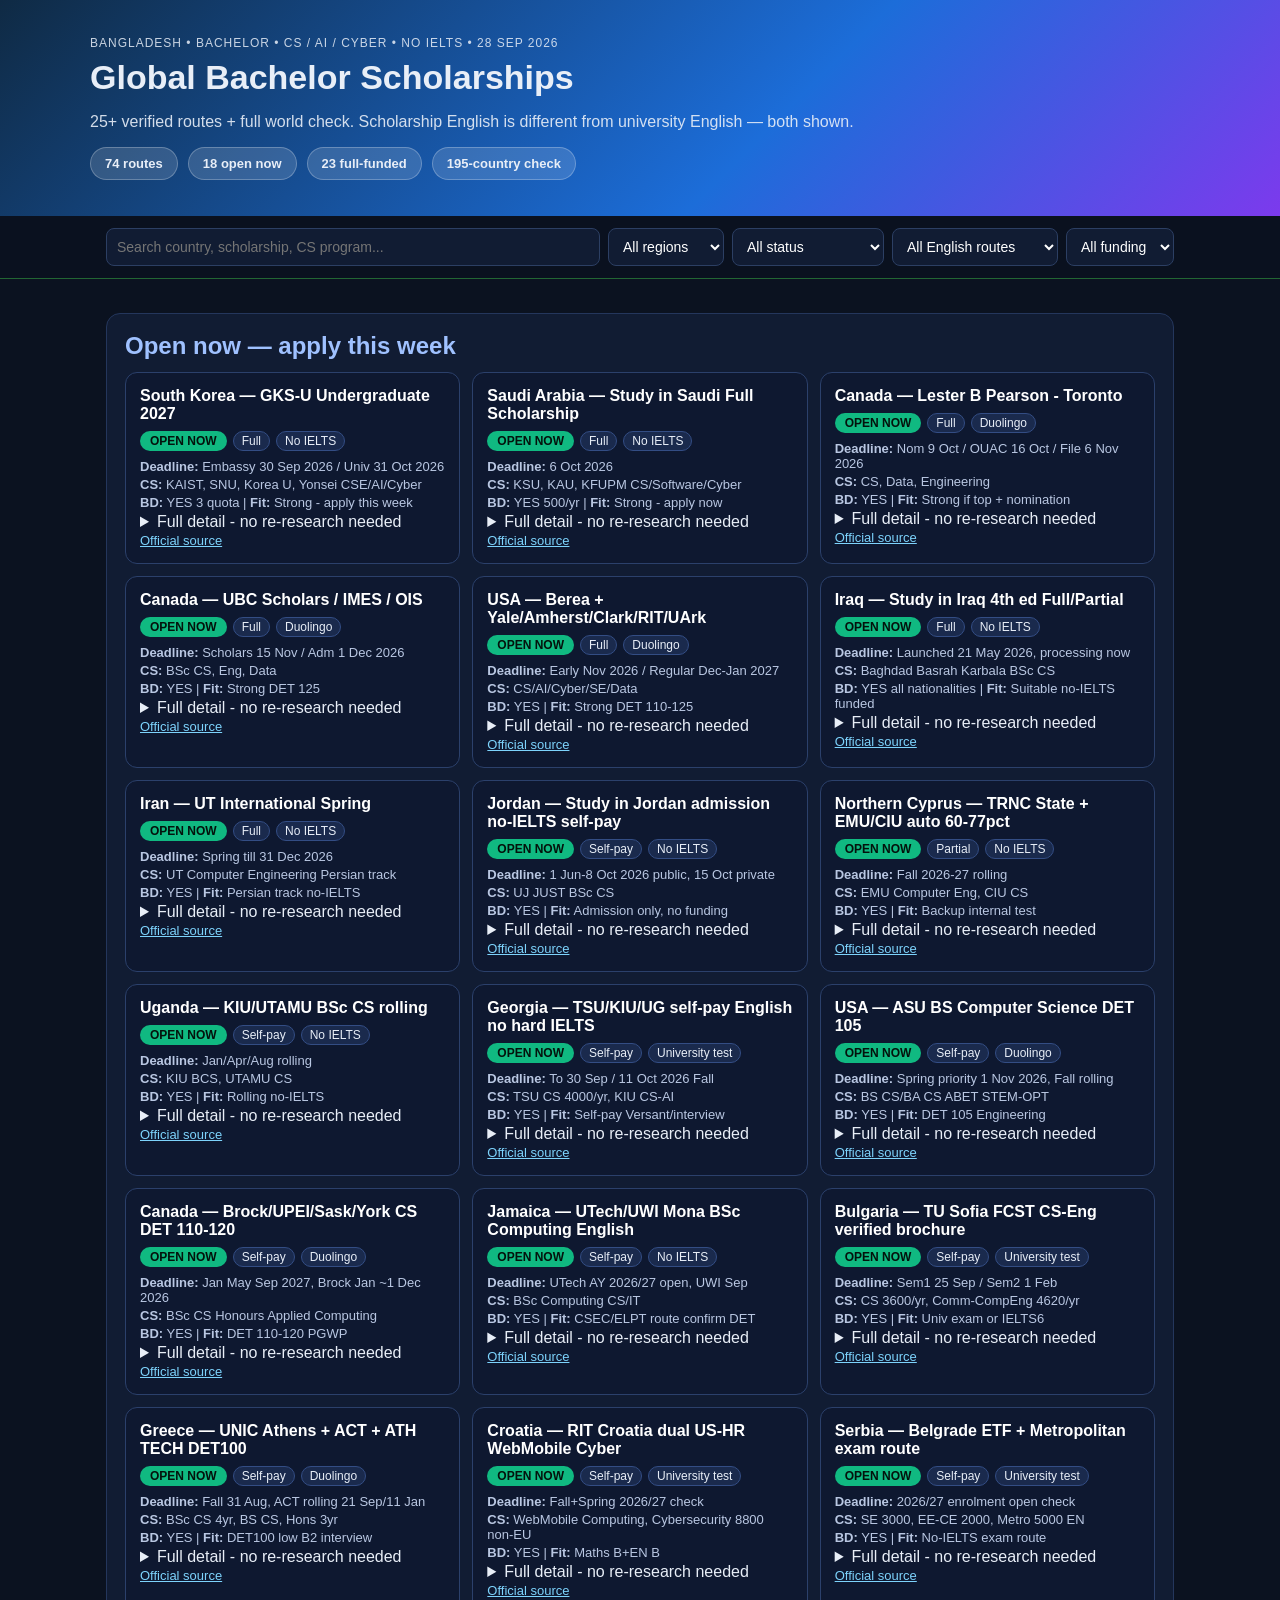
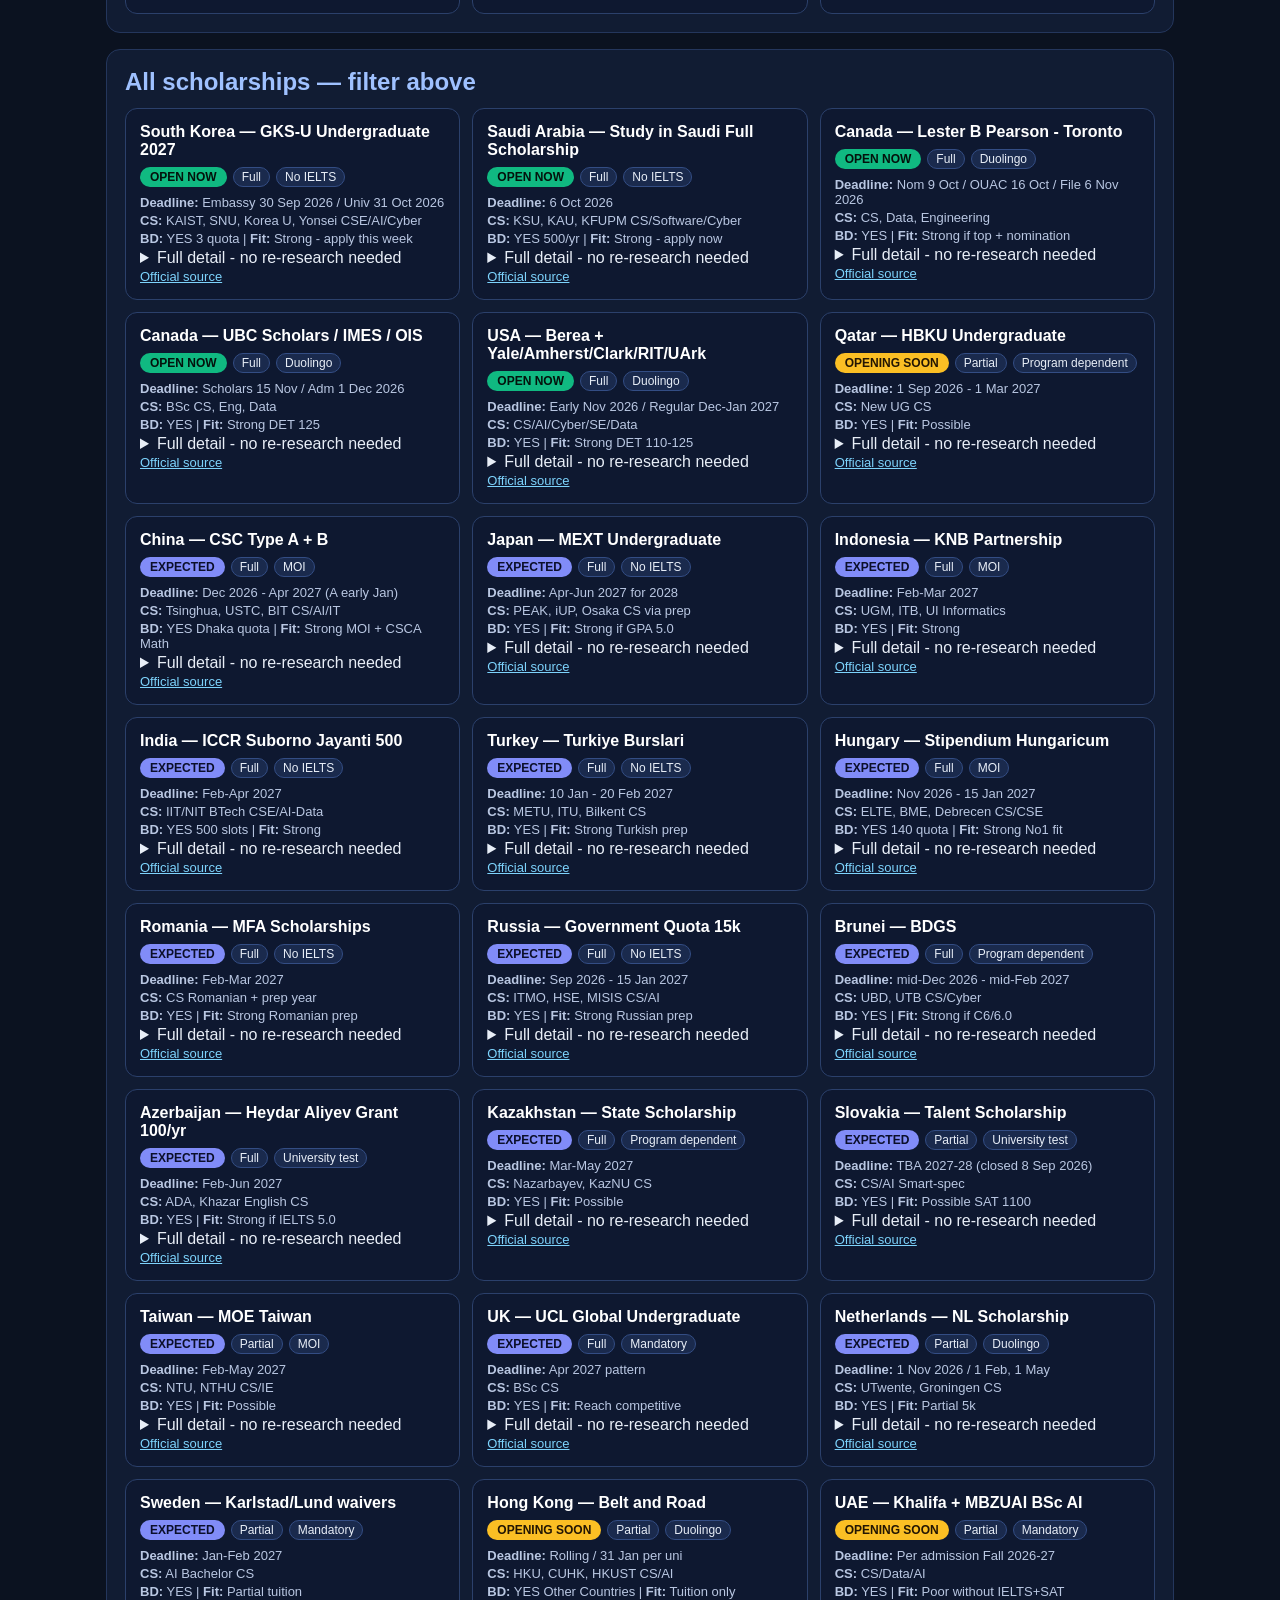
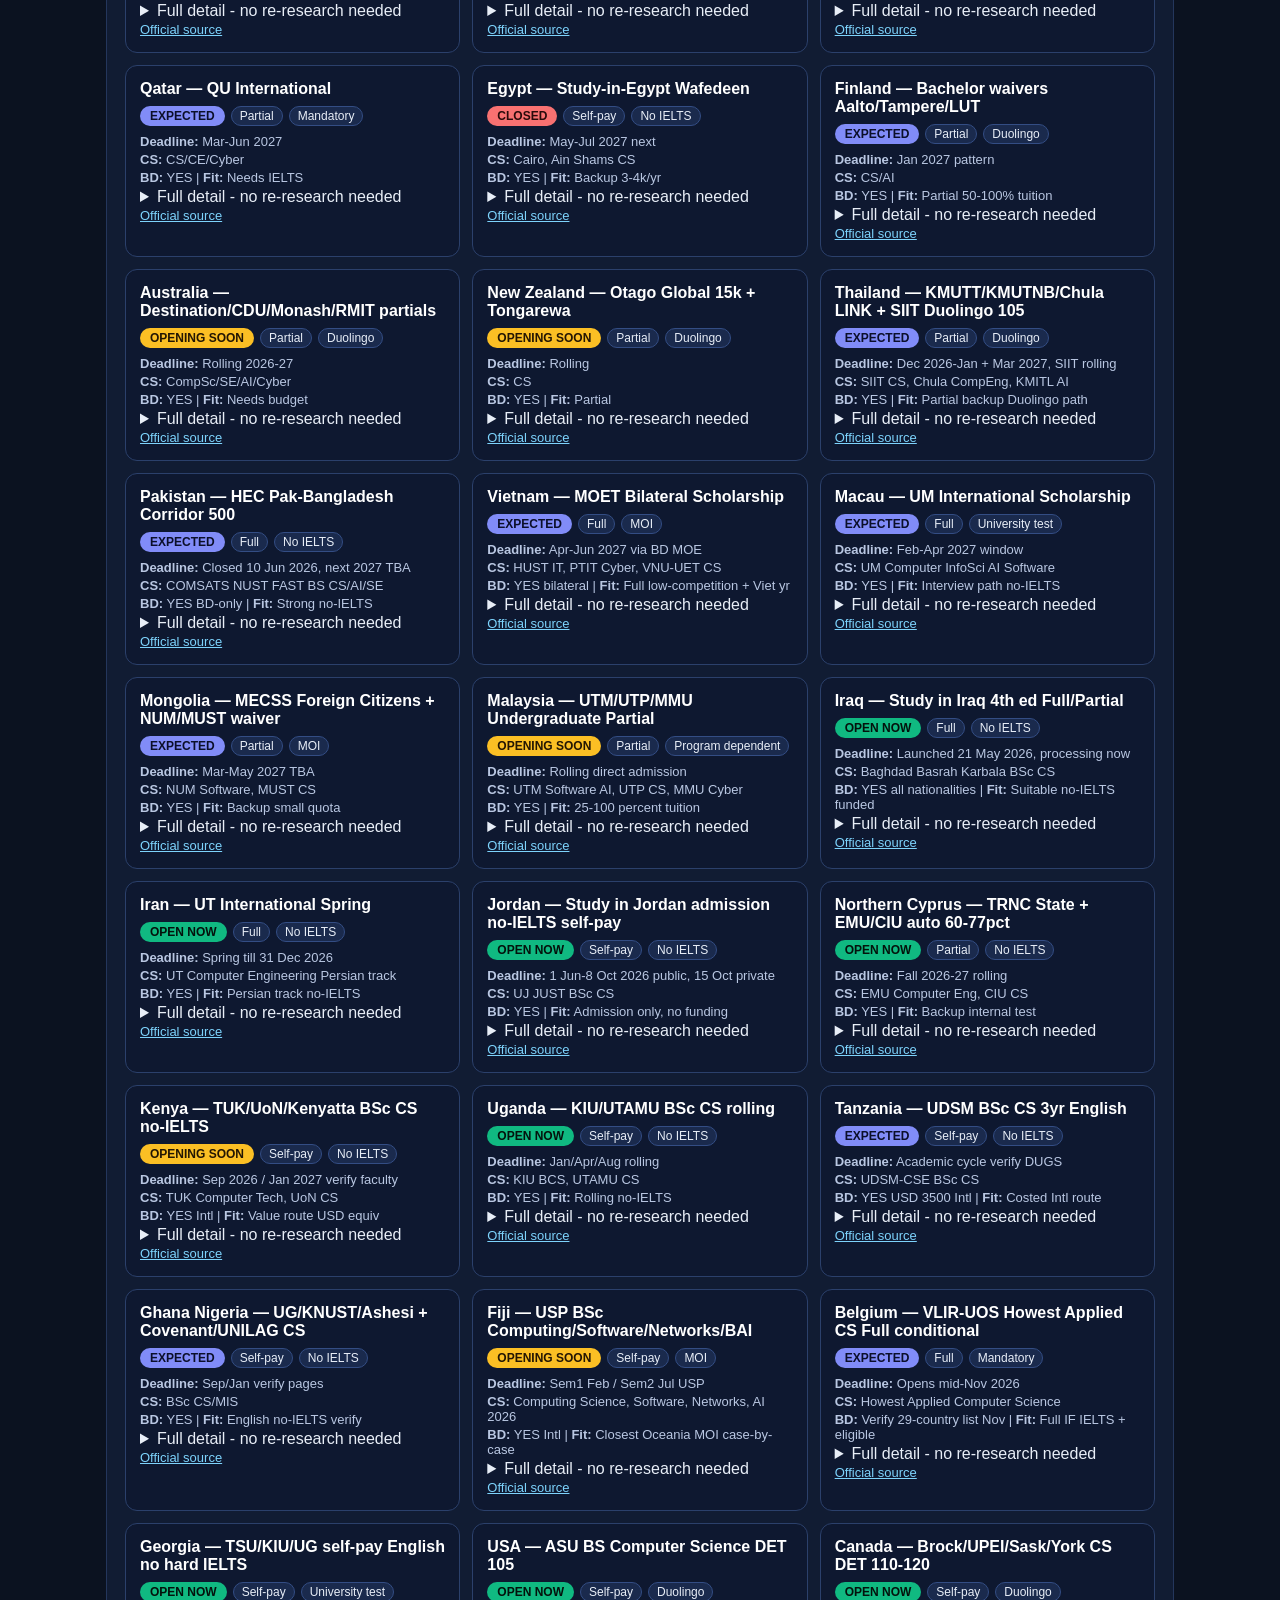
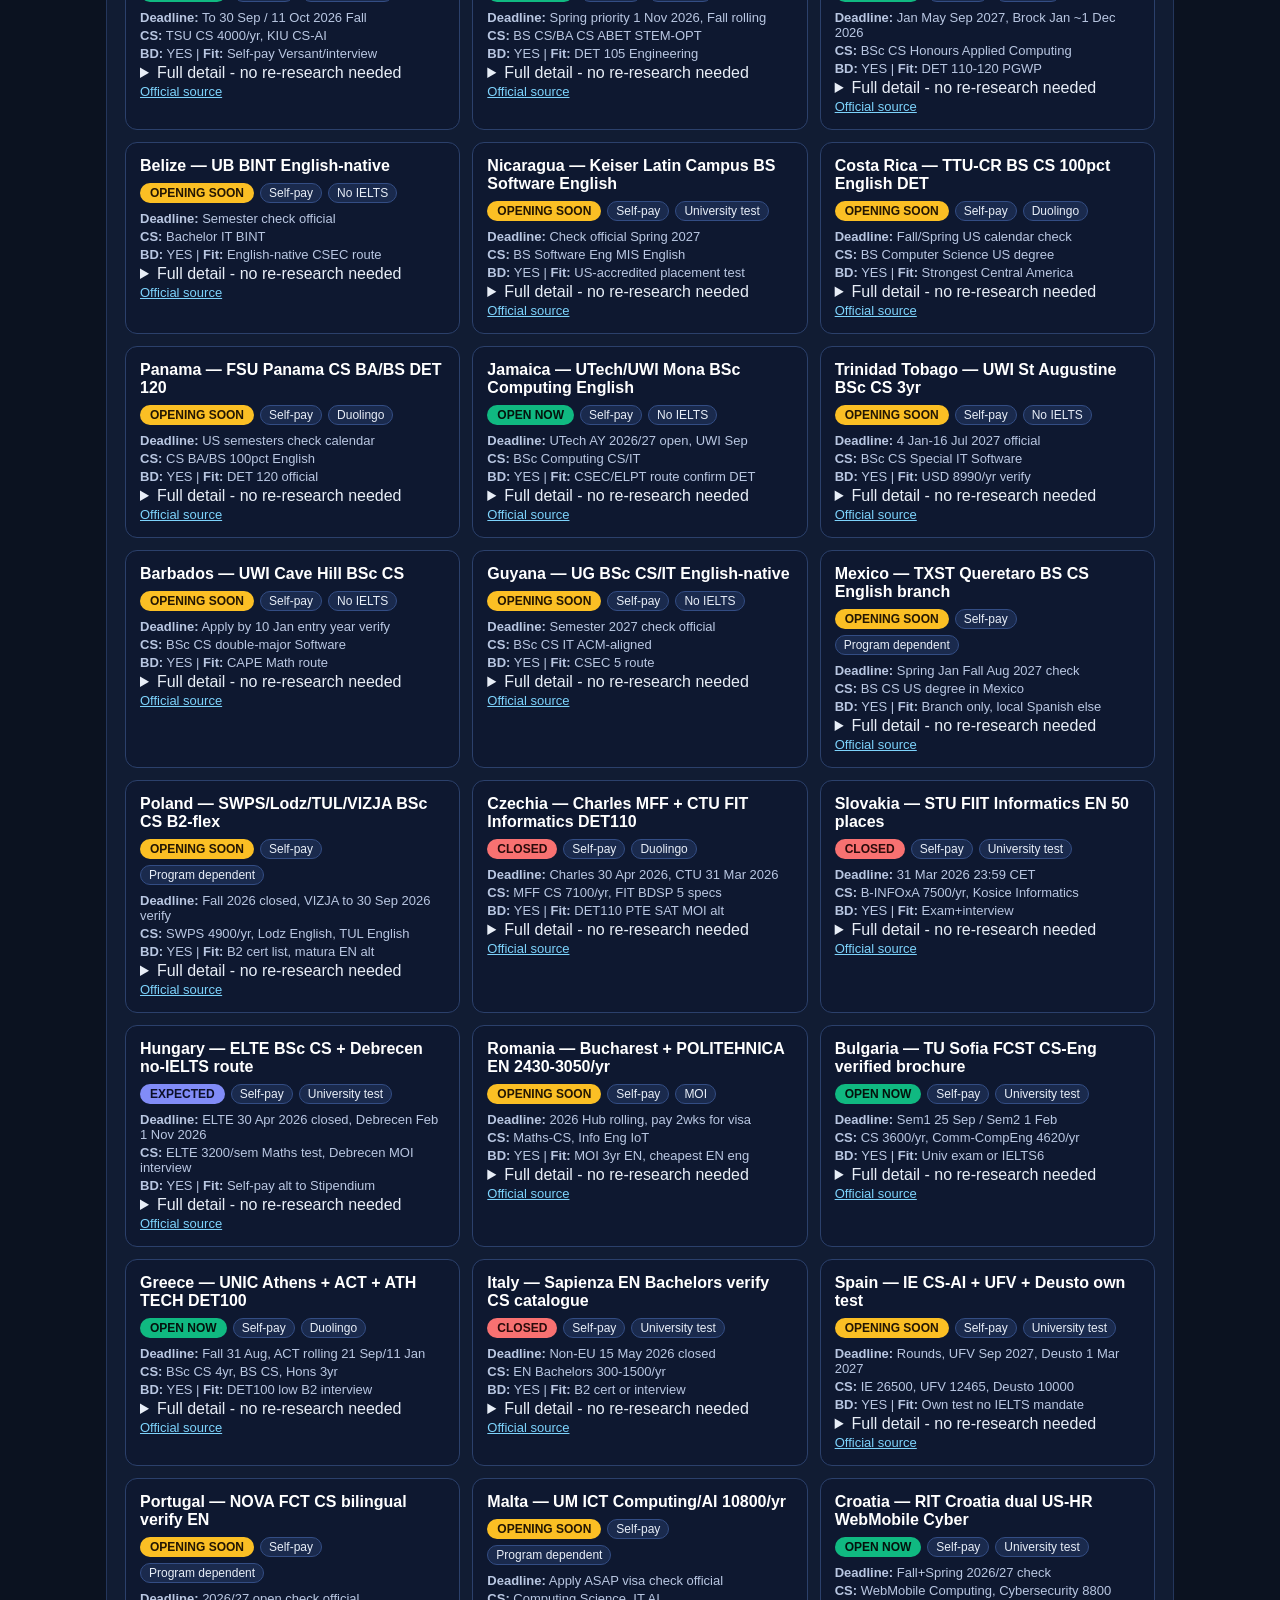
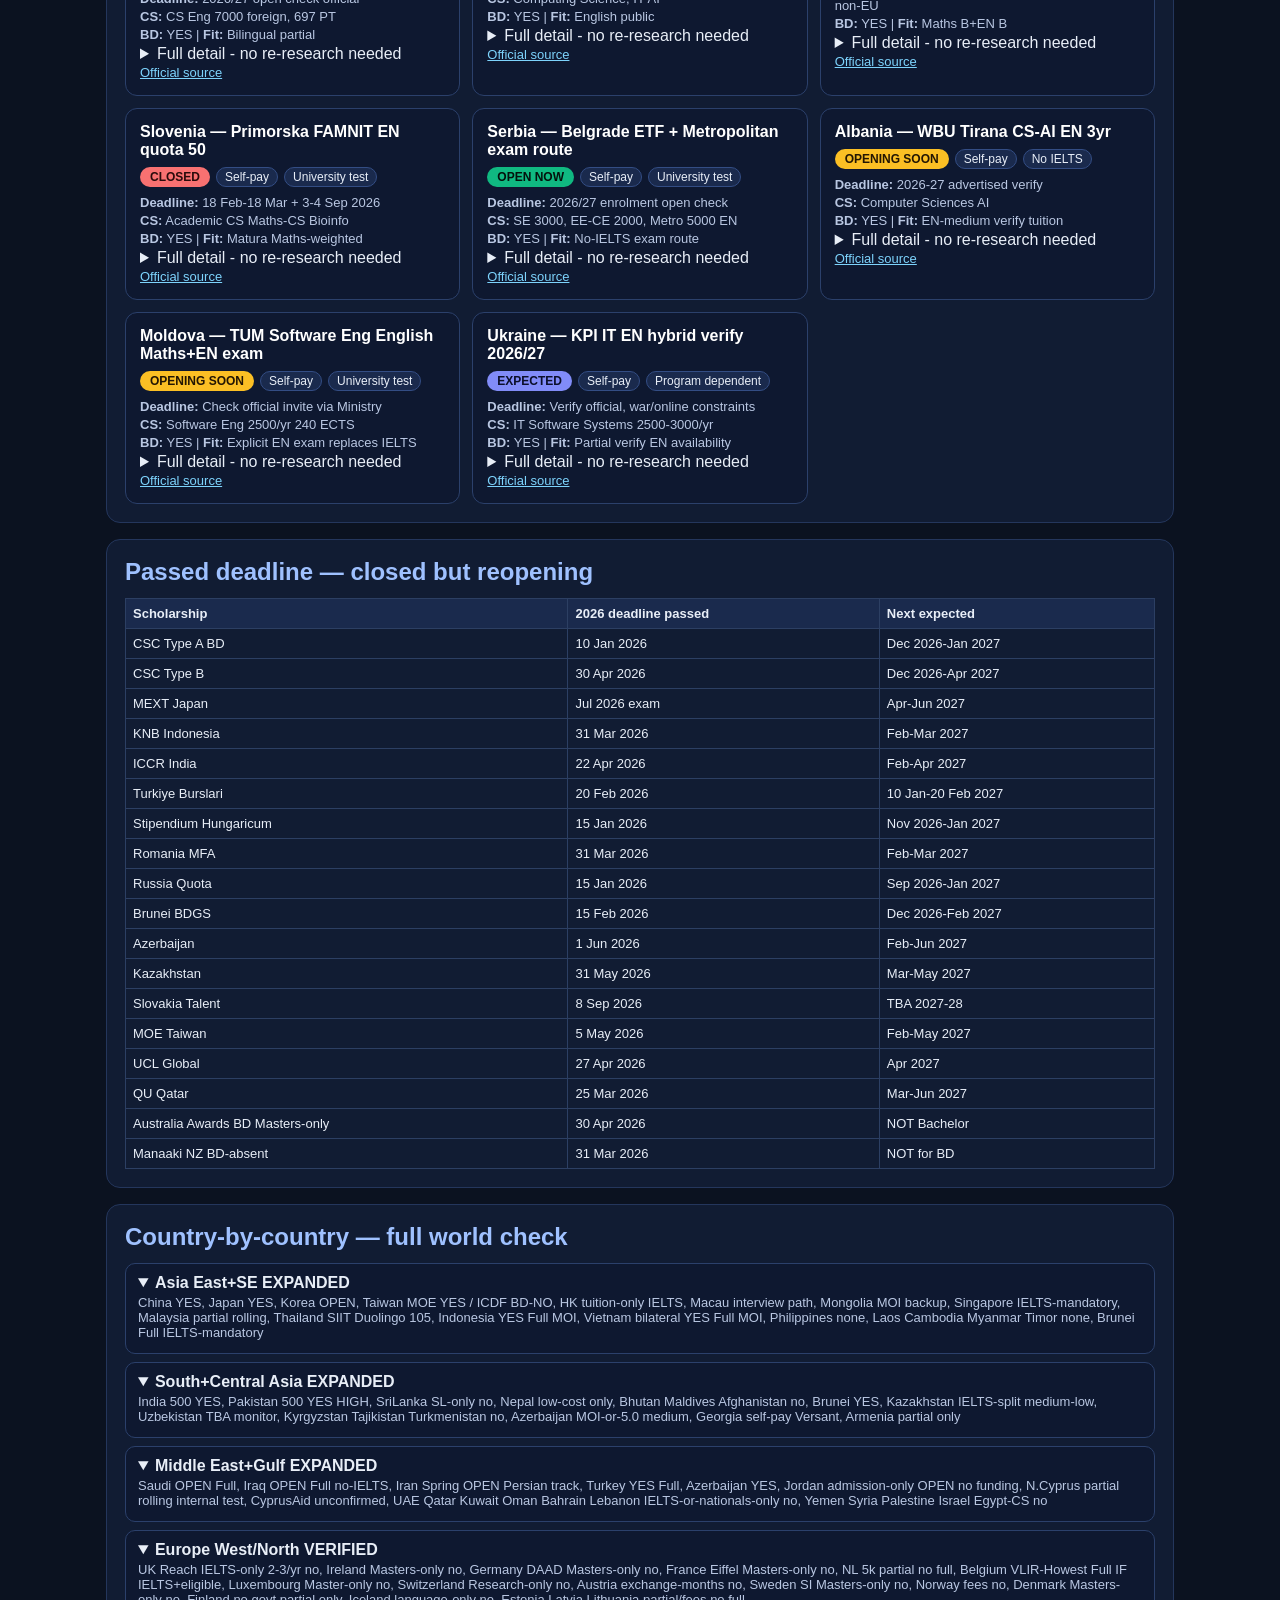
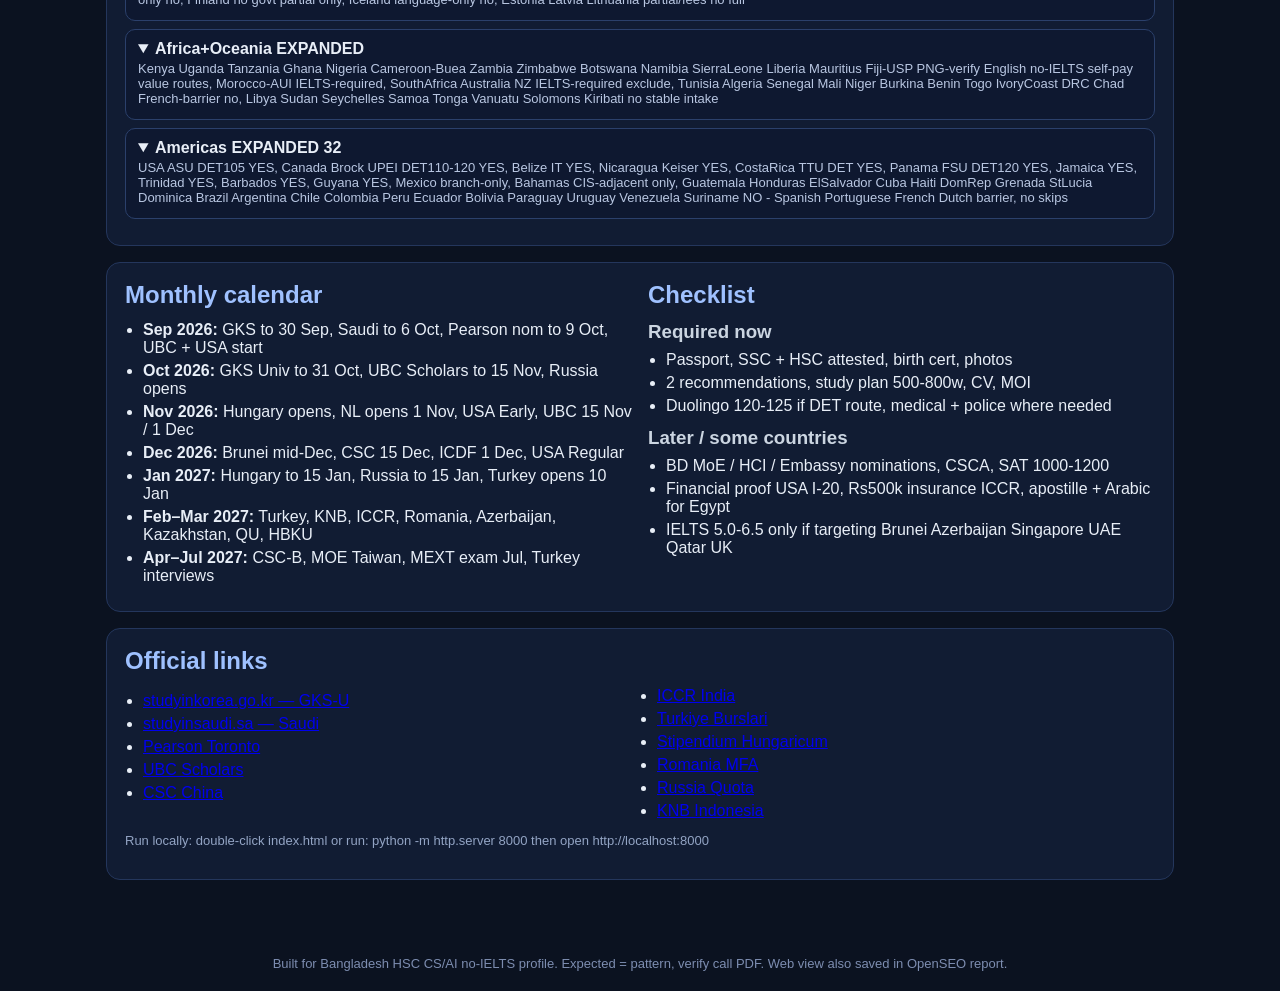
<file: index.html>
<!DOCTYPE html>
<html lang="en">
<head>
<meta charset="utf-8">
<meta name="viewport" content="width=device-width,initial-scale=1">
<title>Global Scholarships — Bangladesh CS/AI — Sep 28, 2026</title>
<link rel="stylesheet" href="styles.css">
</head>
<body>
<header class="hero">
<div class="hero-inner">
<div class="eyebrow">BANGLADESH • BACHELOR • CS / AI / CYBER • NO IELTS • 28 SEP 2026</div>
<h1>Global Bachelor Scholarships</h1>
<p class="sub">25+ verified routes + full world check. Scholarship English is different from university English — both shown.</p>
<div class="stats" id="stats"></div>
</div>
</header>
<div class="toolbar-wrap">
<div class="toolbar">
<input id="q" type="search" placeholder="Search country, scholarship, CS program...">
<select id="fRegion"><option value="">All regions</option><option>Asia</option><option>Middle East</option><option>Europe</option><option>Africa</option><option>Americas</option><option>Oceania</option></select>
<select id="fStatus"><option value="">All status</option><option>OPEN NOW</option><option>OPENING SOON</option><option>EXPECTED</option><option>CLOSED</option></select>
<select id="fEnglish"><option value="">All English routes</option><option>No IELTS</option><option>Duolingo</option><option>MOI</option><option>University test</option><option>Program dependent</option><option>Mandatory</option></select>
<select id="fFund"><option value="">All funding</option><option>Full</option><option>Partial</option><option>Self-pay</option></select>
</div>
</div>
<main>
<section class="panel"><h2>Open now — apply this week</h2><div id="openNow" class="cards"></div></section>
<section class="panel"><h2>All scholarships — filter above</h2><div id="grid" class="cards"></div><div id="empty" class="empty" hidden>No match. Clear filters.</div></section>
<section class="panel"><h2>Passed deadline — closed but reopening</h2><div class="table-wrap"><table><thead><tr><th>Scholarship</th><th>2026 deadline passed</th><th>Next expected</th></tr></thead><tbody id="closedBody"></tbody></table></div></section>
<section class="panel"><h2>Country-by-country — full world check</h2><div id="countries"></div></section>
<section class="panel two"><div><h2>Monthly calendar</h2><ul class="cal"><li><b>Sep 2026:</b> GKS to 30 Sep, Saudi to 6 Oct, Pearson nom to 9 Oct, UBC + USA start</li><li><b>Oct 2026:</b> GKS Univ to 31 Oct, UBC Scholars to 15 Nov, Russia opens</li><li><b>Nov 2026:</b> Hungary opens, NL opens 1 Nov, USA Early, UBC 15 Nov / 1 Dec</li><li><b>Dec 2026:</b> Brunei mid-Dec, CSC 15 Dec, ICDF 1 Dec, USA Regular</li><li><b>Jan 2027:</b> Hungary to 15 Jan, Russia to 15 Jan, Turkey opens 10 Jan</li><li><b>Feb–Mar 2027:</b> Turkey, KNB, ICCR, Romania, Azerbaijan, Kazakhstan, QU, HBKU</li><li><b>Apr–Jul 2027:</b> CSC-B, MOE Taiwan, MEXT exam Jul, Turkey interviews</li></ul></div><div><h2>Checklist</h2><h3>Required now</h3><ul><li>Passport, SSC + HSC attested, birth cert, photos</li><li>2 recommendations, study plan 500-800w, CV, MOI</li><li>Duolingo 120-125 if DET route, medical + police where needed</li></ul><h3>Later / some countries</h3><ul><li>BD MoE / HCI / Embassy nominations, CSCA, SAT 1000-1200</li><li>Financial proof USA I-20, Rs500k insurance ICCR, apostille + Arabic for Egypt</li><li>IELTS 5.0-6.5 only if targeting Brunei Azerbaijan Singapore UAE Qatar UK</li></ul></div></section>
<section class="panel"><h2>Official links</h2><ul class="links"><li><a href="https://www.studyinkorea.go.kr" target="_blank" rel="noopener">studyinkorea.go.kr — GKS-U</a></li><li><a href="https://studyinsaudi.sa/en" target="_blank" rel="noopener">studyinsaudi.sa — Saudi</a></li><li><a href="https://future.utoronto.ca/pearson-scholarships" target="_blank" rel="noopener">Pearson Toronto</a></li><li><a href="https://you.ubc.ca" target="_blank" rel="noopener">UBC Scholars</a></li><li><a href="https://studyinchina.csc.edu.cn" target="_blank" rel="noopener">CSC China</a></li><li><a href="https://a2ascholarships.iccr.gov.in" target="_blank" rel="noopener">ICCR India</a></li><li><a href="https://turkiyeburslari.gov.tr" target="_blank" rel="noopener">Turkiye Burslari</a></li><li><a href="https://stipendiumhungaricum.hu/apply/" target="_blank" rel="noopener">Stipendium Hungaricum</a></li><li><a href="https://scholarships.studyinromania.gov.ro" target="_blank" rel="noopener">Romania MFA</a></li><li><a href="https://education-in-russia.com" target="_blank" rel="noopener">Russia Quota</a></li><li><a href="https://knb.kemdiktisaintek.go.id" target="_blank" rel="noopener">KNB Indonesia</a></li></ul>
<p class="note">Run locally: double-click index.html or run: python -m http.server 8000 then open http://localhost:8000</p></section>
</main>
<footer>Built for Bangladesh HSC CS/AI no-IELTS profile. Expected = pattern, verify call PDF. Web view also saved in OpenSEO report.</footer>
<script src="app.js"></script>
</body>
</html>
</file>
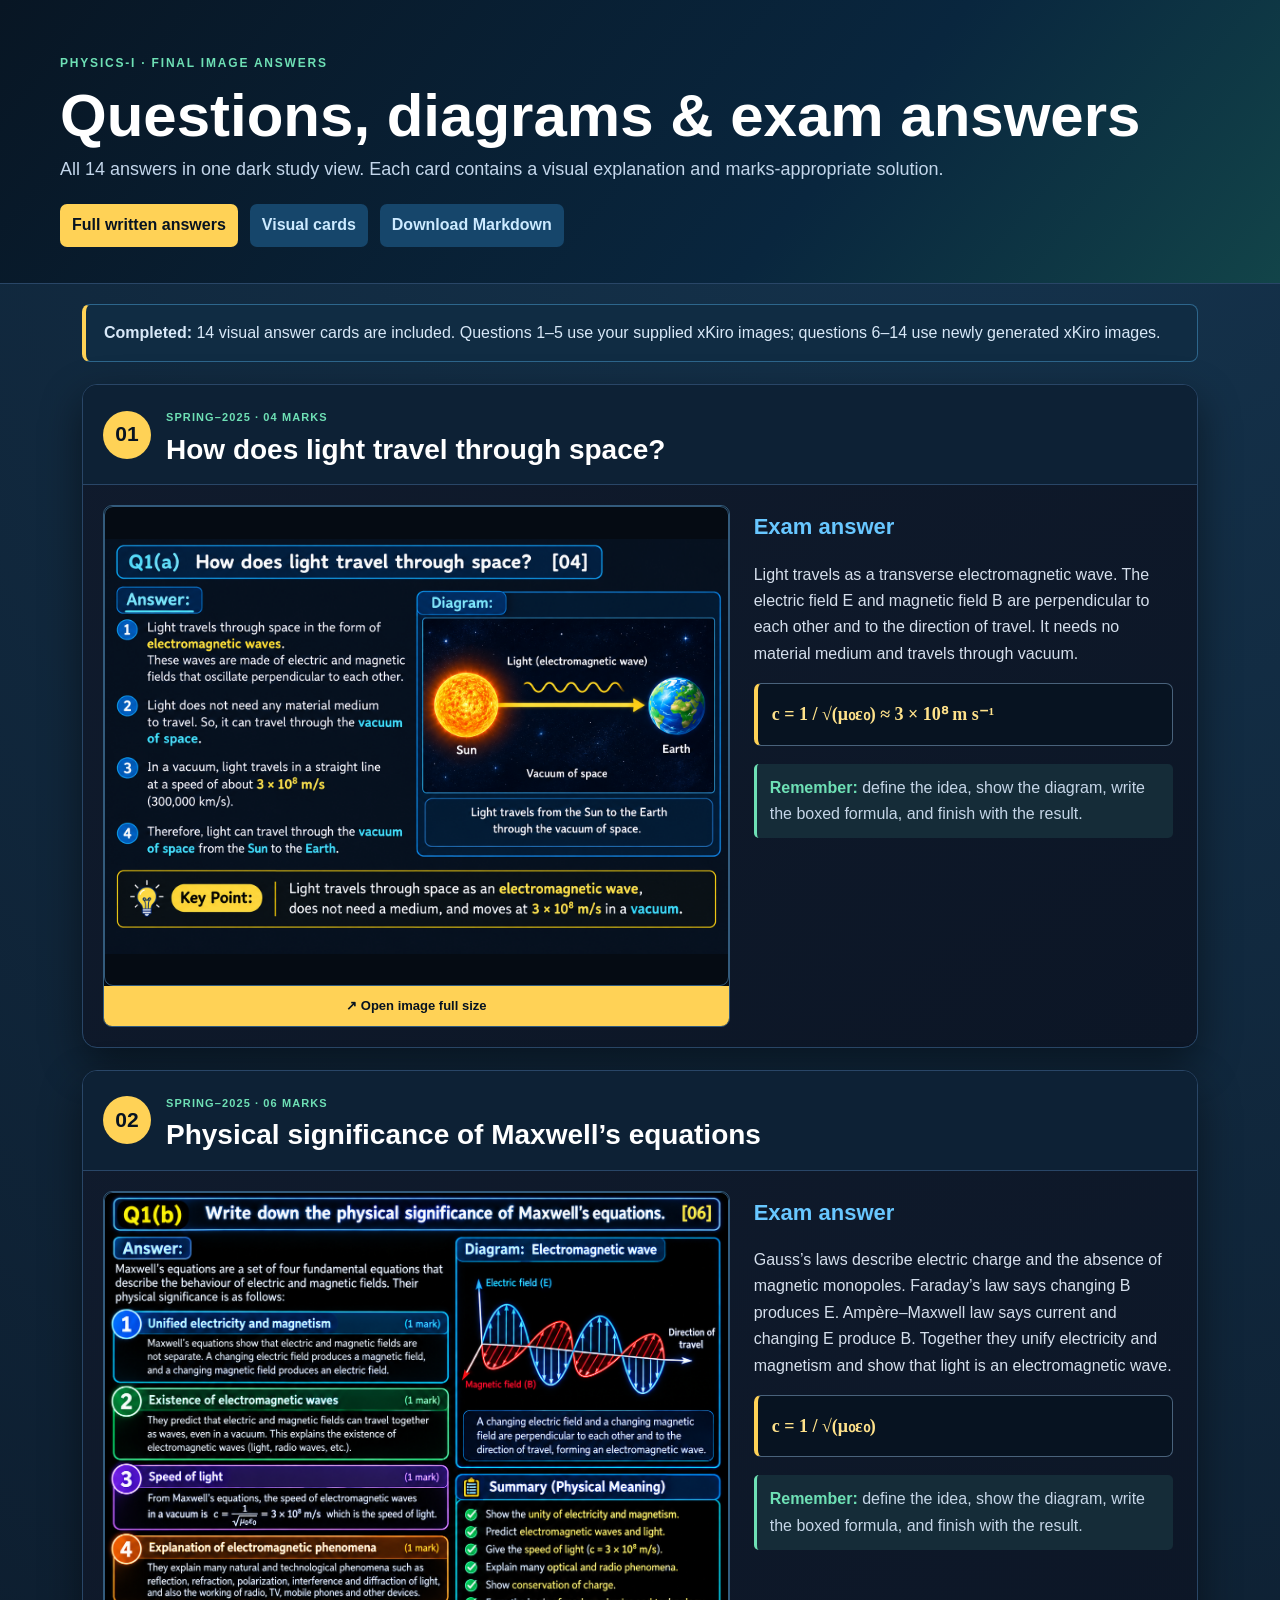
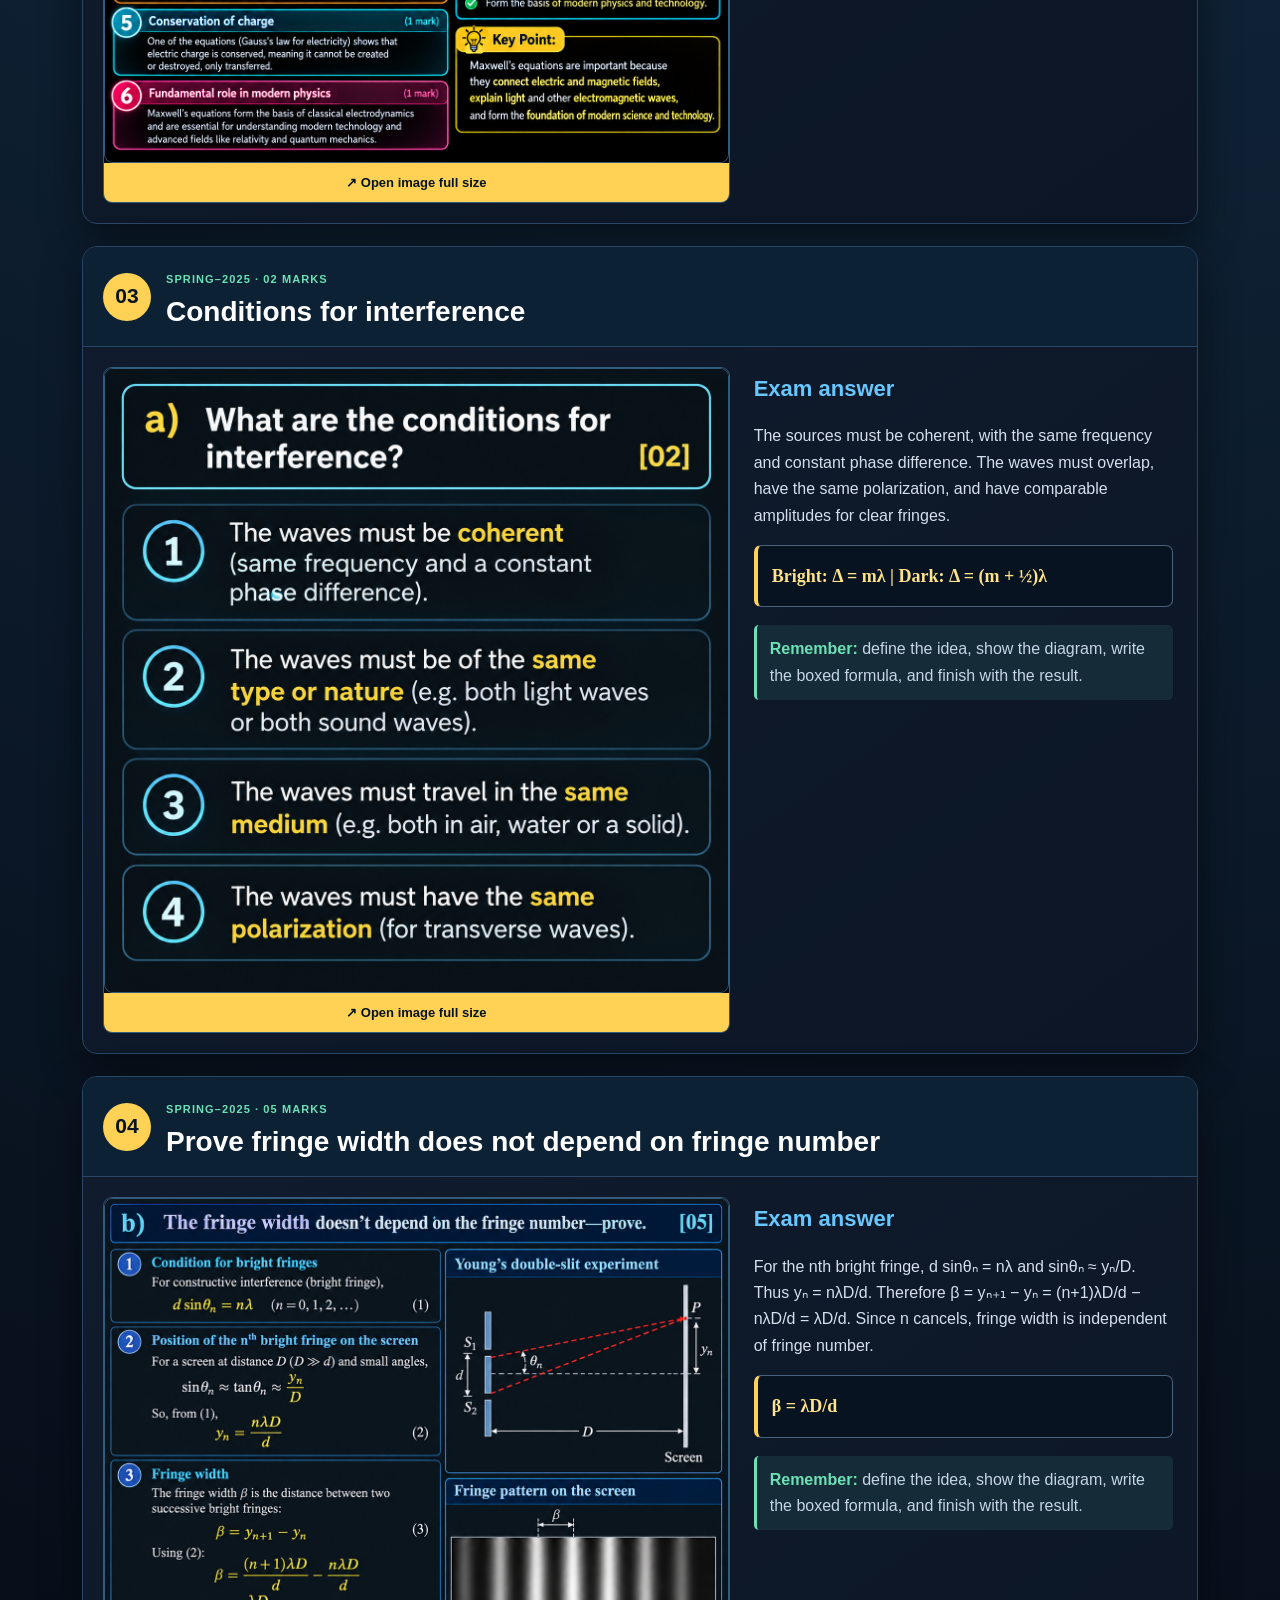
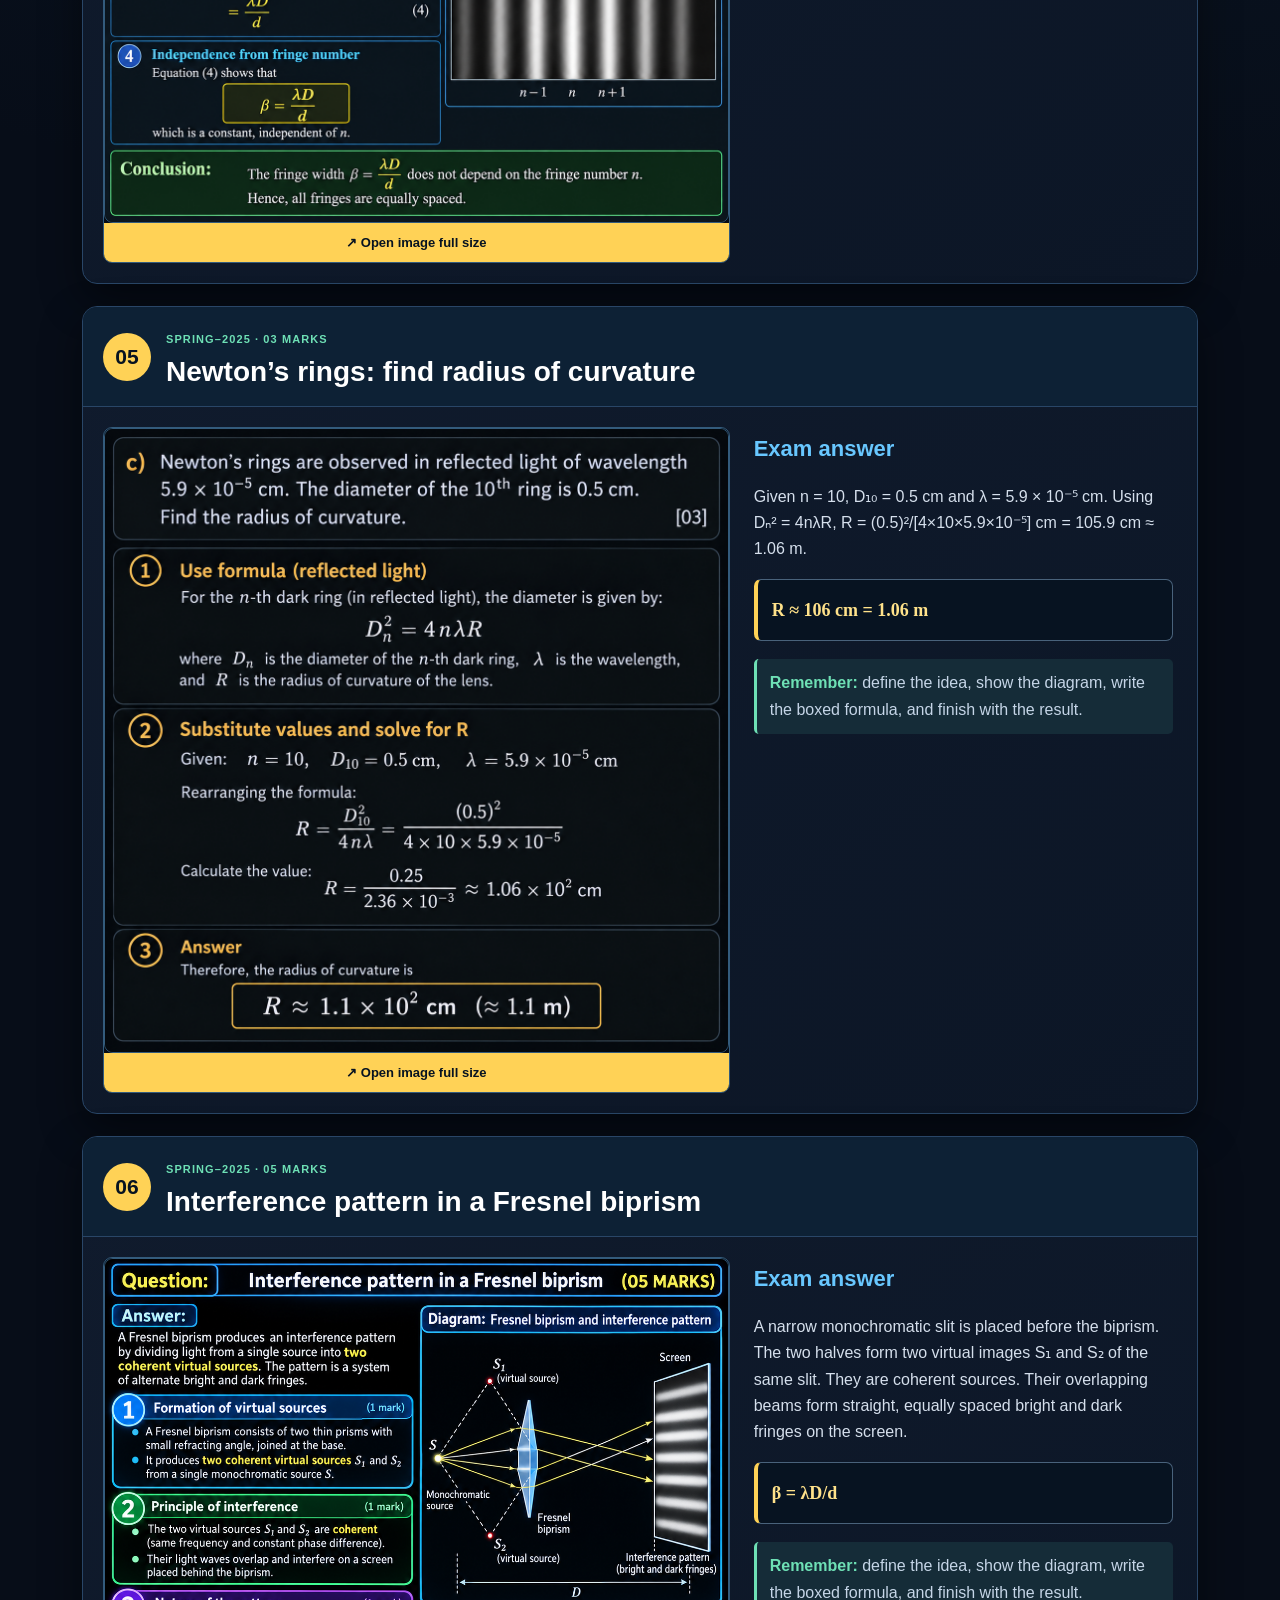
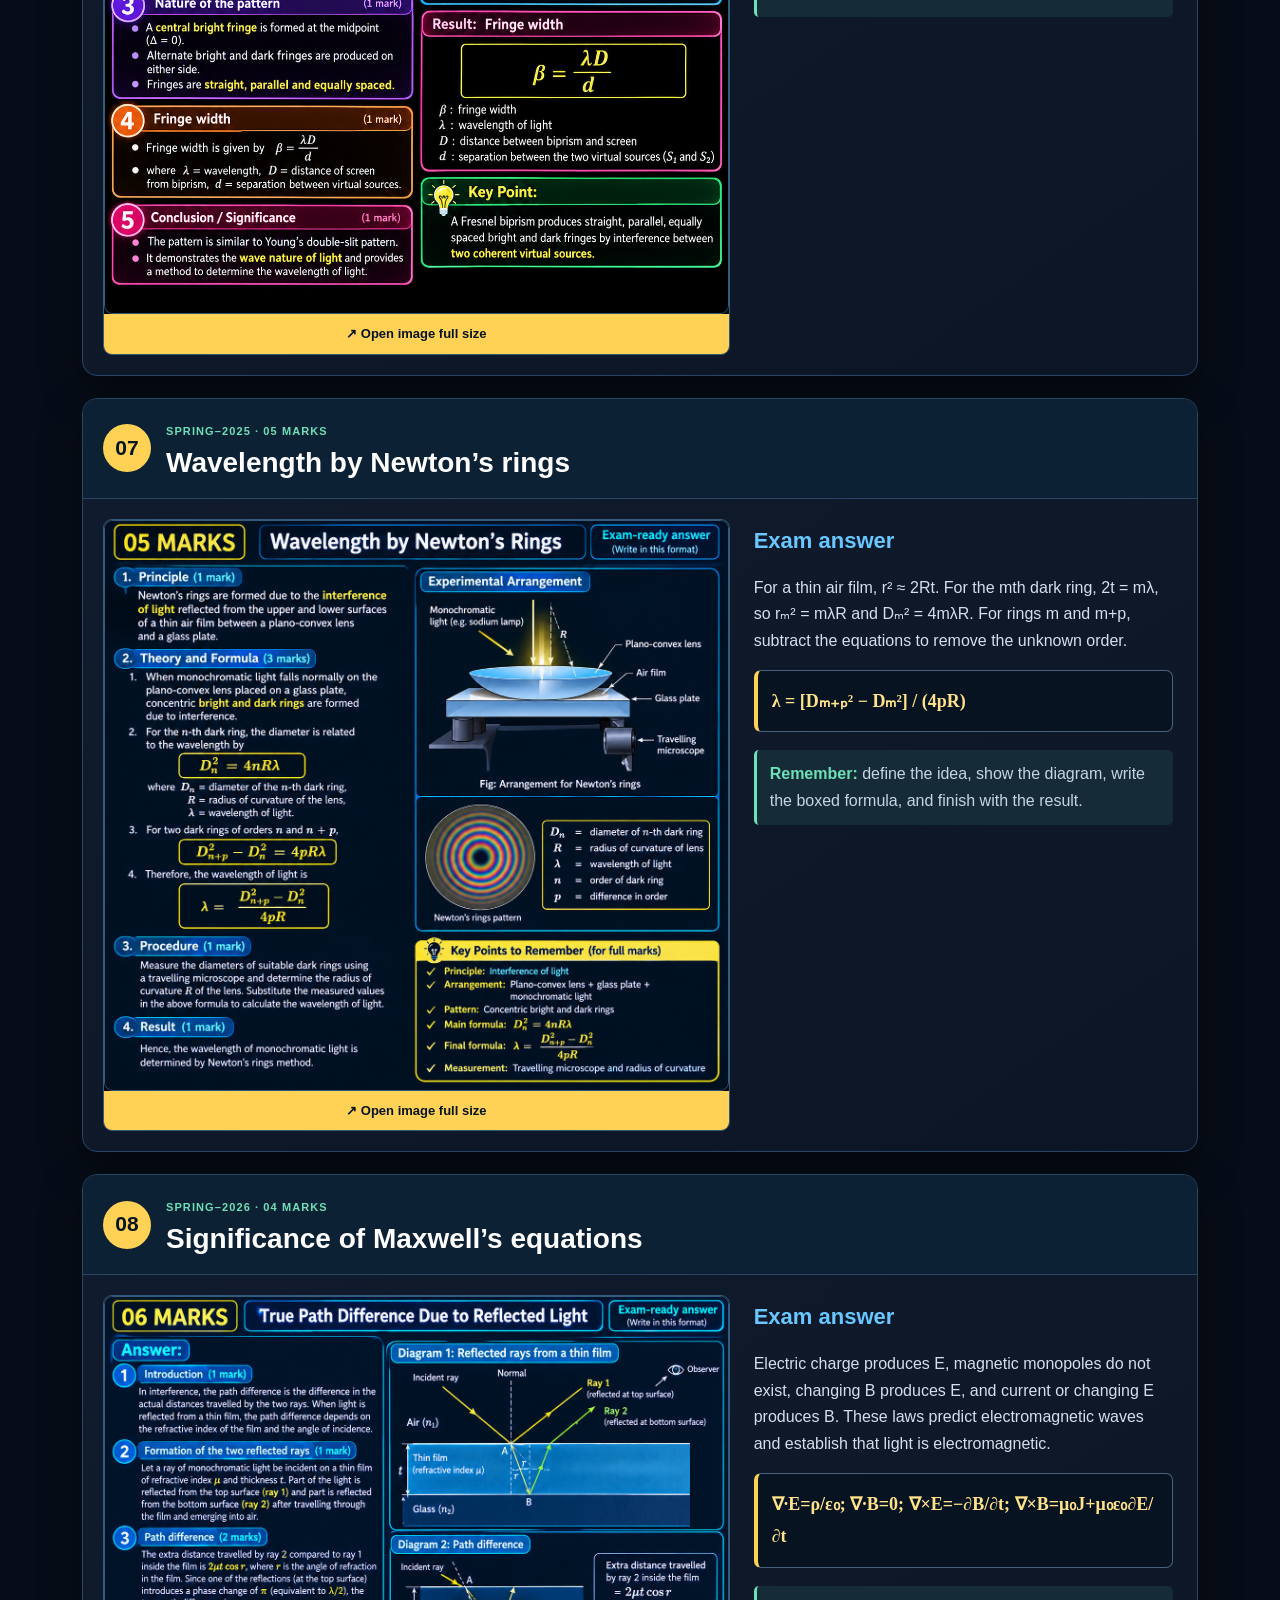
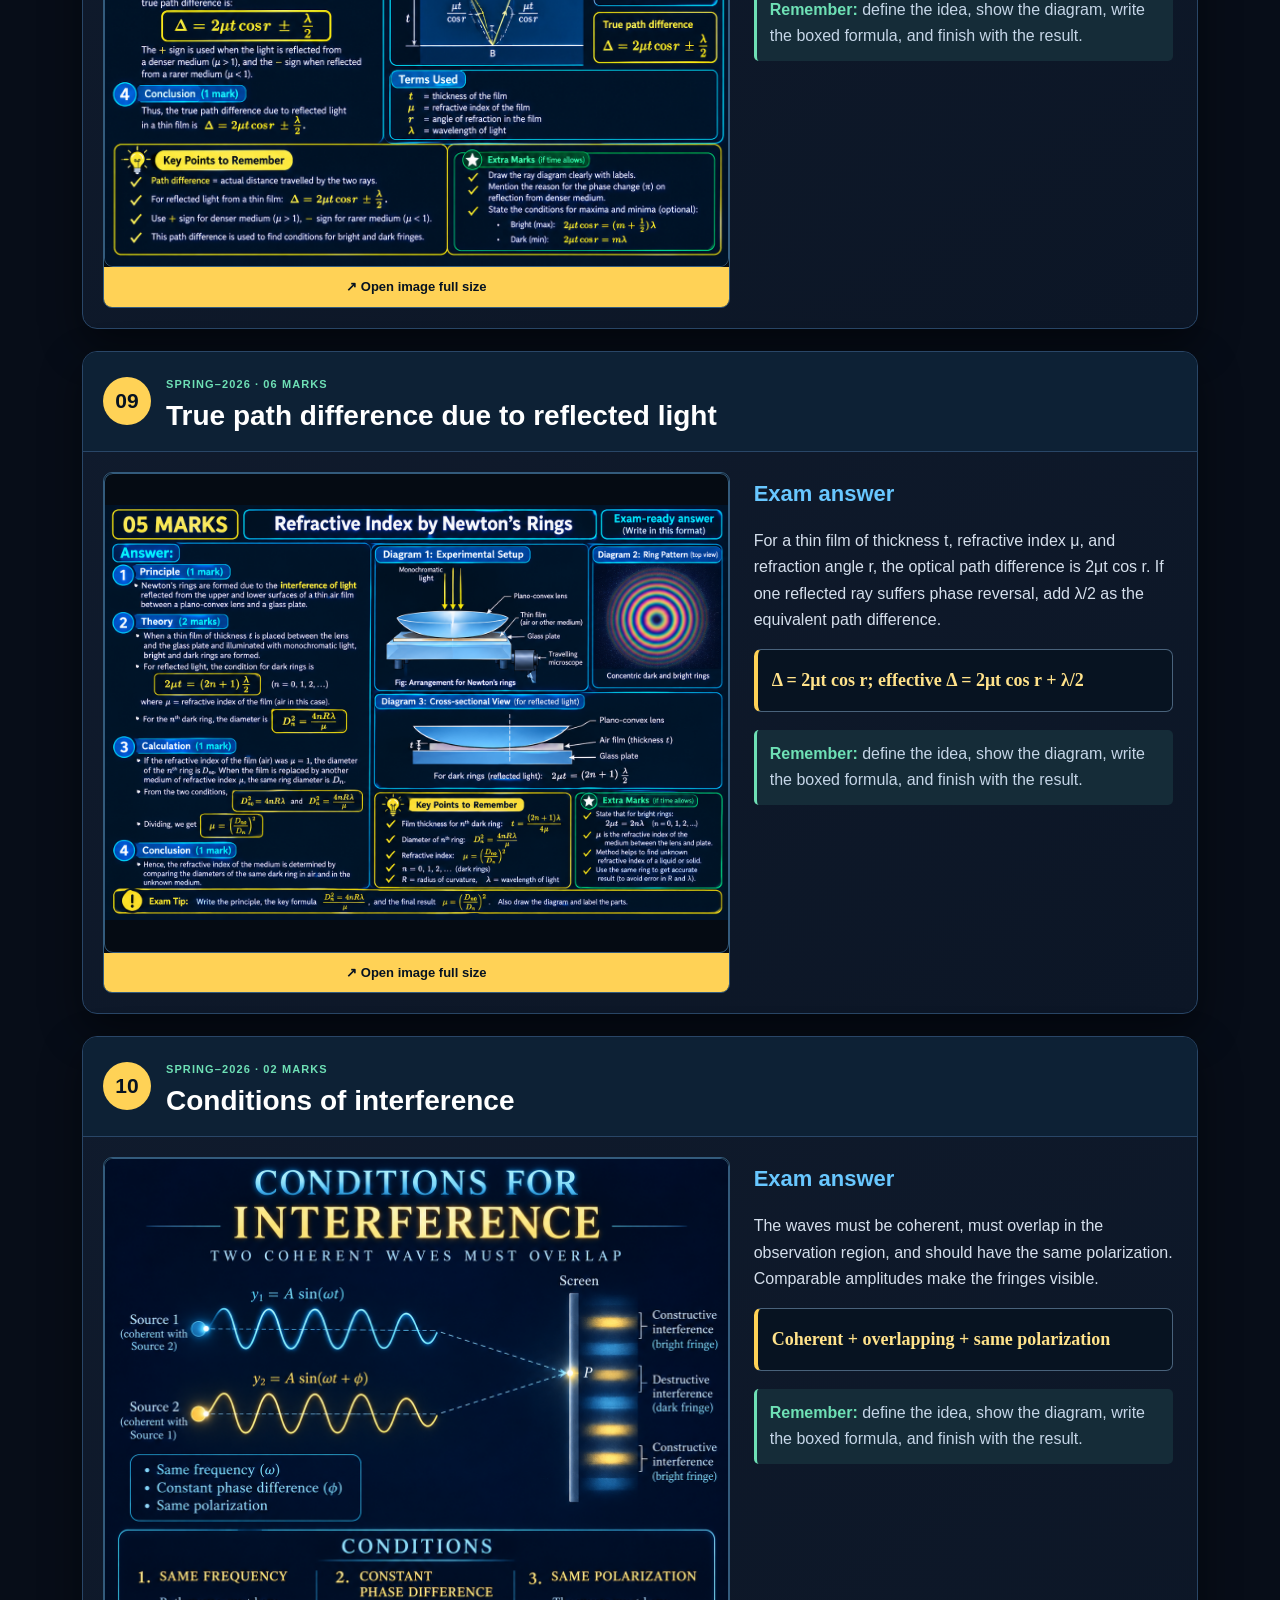
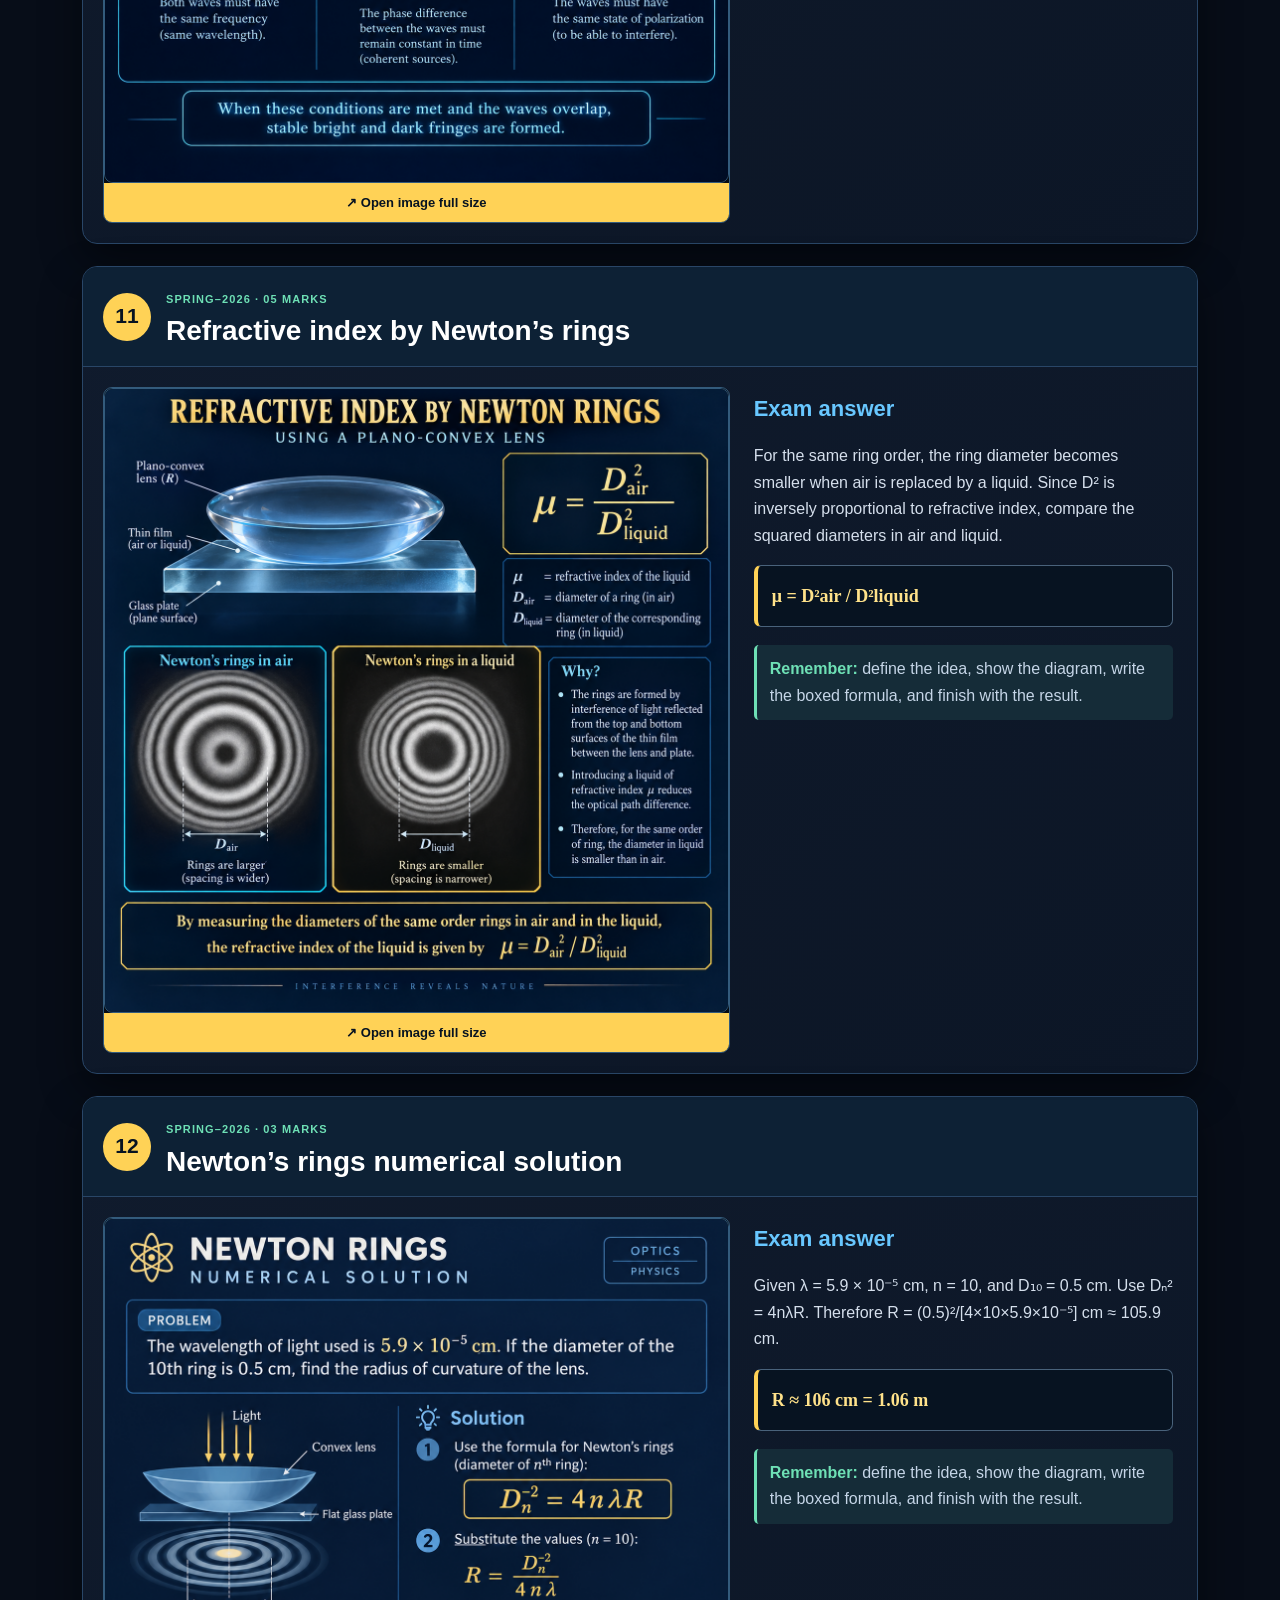
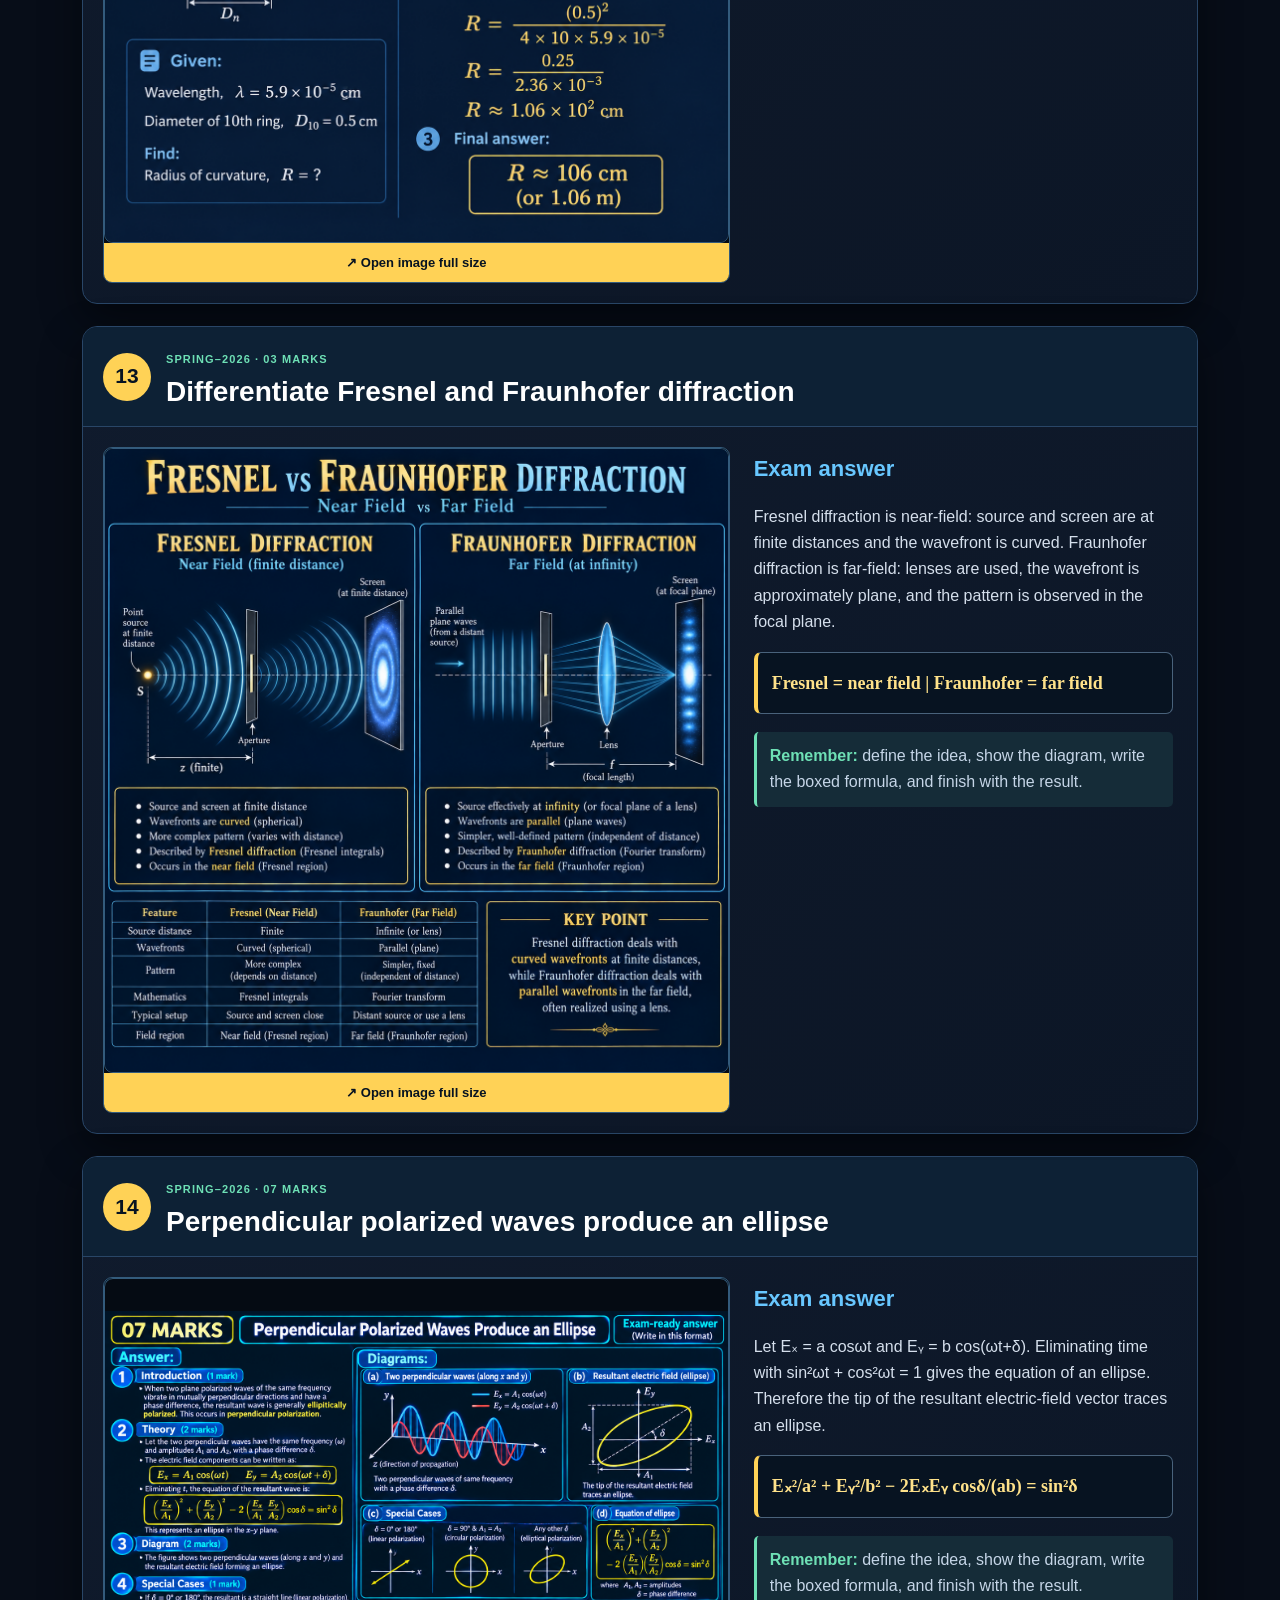
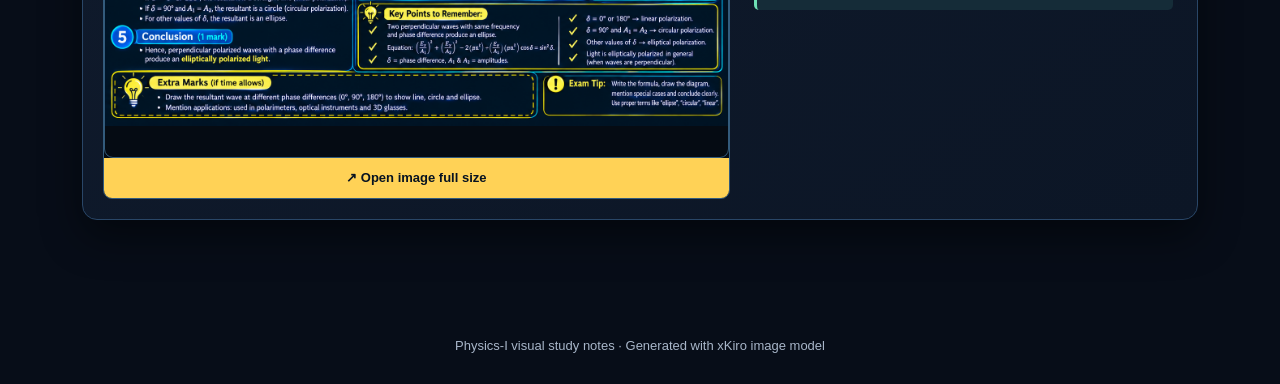
<file: final_answers.html>
<!doctype html>
<html lang="en"><head><meta charset="utf-8"><meta name="viewport" content="width=device-width,initial-scale=1"><title>Physics-I Final Image Answers</title><link rel="stylesheet" href="supplied_answers.css"></head><body>
<header class="hero"><p class="eyebrow">PHYSICS-I · FINAL IMAGE ANSWERS</p><h1>Questions, diagrams &amp; exam answers</h1><p>All 14 answers in one dark study view. Each card contains a visual explanation and marks-appropriate solution.</p><nav><a href="physics.html">Full written answers</a><a href="visual_answers.html">Visual cards</a><a href="physics_mid_semester_questions.md" download>Download Markdown</a></nav></header>
<main><section class="notice"><b>Completed:</b> 14 visual answer cards are included. Questions 1–5 use your supplied xKiro images; questions 6–14 use newly generated xKiro images.</section>
<div id="cards"></div></main><footer>Physics-I visual study notes · Generated with xKiro image model</footer>
<script>
const cards=[
['01','SPRING–2025 · 04 MARKS','How does light travel through space?','reference-q1.png','Light travels as a transverse electromagnetic wave. The electric field E and magnetic field B are perpendicular to each other and to the direction of travel. It needs no material medium and travels through vacuum.','c = 1 / √(μ₀ε₀) ≈ 3 × 10⁸ m s⁻¹'],
['02','SPRING–2025 · 06 MARKS','Physical significance of Maxwell’s equations','reference-q2.png','Gauss’s laws describe electric charge and the absence of magnetic monopoles. Faraday’s law says changing B produces E. Ampère–Maxwell law says current and changing E produce B. Together they unify electricity and magnetism and show that light is an electromagnetic wave.','c = 1 / √(μ₀ε₀)'],
['03','SPRING–2025 · 02 MARKS','Conditions for interference','reference-q3.png','The sources must be coherent, with the same frequency and constant phase difference. The waves must overlap, have the same polarization, and have comparable amplitudes for clear fringes.','Bright: Δ = mλ  |  Dark: Δ = (m + ½)λ'],
['04','SPRING–2025 · 05 MARKS','Prove fringe width does not depend on fringe number','reference-q4.png','For the nth bright fringe, d sinθₙ = nλ and sinθₙ ≈ yₙ/D. Thus yₙ = nλD/d. Therefore β = yₙ₊₁ − yₙ = (n+1)λD/d − nλD/d = λD/d. Since n cancels, fringe width is independent of fringe number.','β = λD/d'],
['05','SPRING–2025 · 03 MARKS','Newton’s rings: find radius of curvature','reference-q5.png','Given n = 10, D₁₀ = 0.5 cm and λ = 5.9 × 10⁻⁵ cm. Using Dₙ² = 4nλR, R = (0.5)²/[4×10×5.9×10⁻⁵] cm = 105.9 cm ≈ 1.06 m.','R ≈ 106 cm = 1.06 m'],
['06','SPRING–2025 · 05 MARKS','Interference pattern in a Fresnel biprism','q6.png','A narrow monochromatic slit is placed before the biprism. The two halves form two virtual images S₁ and S₂ of the same slit. They are coherent sources. Their overlapping beams form straight, equally spaced bright and dark fringes on the screen.','β = λD/d'],
['07','SPRING–2025 · 05 MARKS','Wavelength by Newton’s rings','q7.png','For a thin air film, r² ≈ 2Rt. For the mth dark ring, 2t = mλ, so rₘ² = mλR and Dₘ² = 4mλR. For rings m and m+p, subtract the equations to remove the unknown order.','λ = [Dₘ₊ₚ² − Dₘ²] / (4pR)'],
['08','SPRING–2026 · 04 MARKS','Significance of Maxwell’s equations','q8.png','Electric charge produces E, magnetic monopoles do not exist, changing B produces E, and current or changing E produces B. These laws predict electromagnetic waves and establish that light is electromagnetic.','∇·E=ρ/ε₀; ∇·B=0; ∇×E=−∂B/∂t; ∇×B=μ₀J+μ₀ε₀∂E/∂t'],
['09','SPRING–2026 · 06 MARKS','True path difference due to reflected light','q9.png','For a thin film of thickness t, refractive index μ, and refraction angle r, the optical path difference is 2μt cos r. If one reflected ray suffers phase reversal, add λ/2 as the equivalent path difference.','Δ = 2μt cos r; effective Δ = 2μt cos r + λ/2'],
['10','SPRING–2026 · 02 MARKS','Conditions of interference','q10.png','The waves must be coherent, must overlap in the observation region, and should have the same polarization. Comparable amplitudes make the fringes visible.','Coherent + overlapping + same polarization'],
['11','SPRING–2026 · 05 MARKS','Refractive index by Newton’s rings','q11.png','For the same ring order, the ring diameter becomes smaller when air is replaced by a liquid. Since D² is inversely proportional to refractive index, compare the squared diameters in air and liquid.','μ = D²air / D²liquid'],
['12','SPRING–2026 · 03 MARKS','Newton’s rings numerical solution','q12.png','Given λ = 5.9 × 10⁻⁵ cm, n = 10, and D₁₀ = 0.5 cm. Use Dₙ² = 4nλR. Therefore R = (0.5)²/[4×10×5.9×10⁻⁵] cm ≈ 105.9 cm.','R ≈ 106 cm = 1.06 m'],
['13','SPRING–2026 · 03 MARKS','Differentiate Fresnel and Fraunhofer diffraction','q13.png','Fresnel diffraction is near-field: source and screen are at finite distances and the wavefront is curved. Fraunhofer diffraction is far-field: lenses are used, the wavefront is approximately plane, and the pattern is observed in the focal plane.','Fresnel = near field  |  Fraunhofer = far field'],
['14','SPRING–2026 · 07 MARKS','Perpendicular polarized waves produce an ellipse','q14.png','Let Eₓ = a cosωt and Eᵧ = b cos(ωt+δ). Eliminating time with sin²ωt + cos²ωt = 1 gives the equation of an ellipse. Therefore the tip of the resultant electric-field vector traces an ellipse.','Eₓ²/a² + Eᵧ²/b² − 2EₓEᵧ cosδ/(ab) = sin²δ']
];
document.getElementById('cards').innerHTML=cards.map(c=>`<article class="answer-card"><div class="title"><span>${c[0]}</span><div><small>${c[1]}</small><h2>${c[2]}</h2></div></div><div class="media"><a class="image-link" href="${c[3]}" target="_blank" rel="noopener" title="Open image in a new full-size tab"><img src="${c[3]}" alt="Visual diagram for ${c[2]}"><span>↗ Open image full size</span></a><div class="written"><h3>Exam answer</h3><p>${c[4]}</p><div class="formula">${c[5]}</div><div class="memory"><b>Remember:</b> define the idea, show the diagram, write the boxed formula, and finish with the result.</div></div></div></article>`).join('');
</script></body></html>
</file>
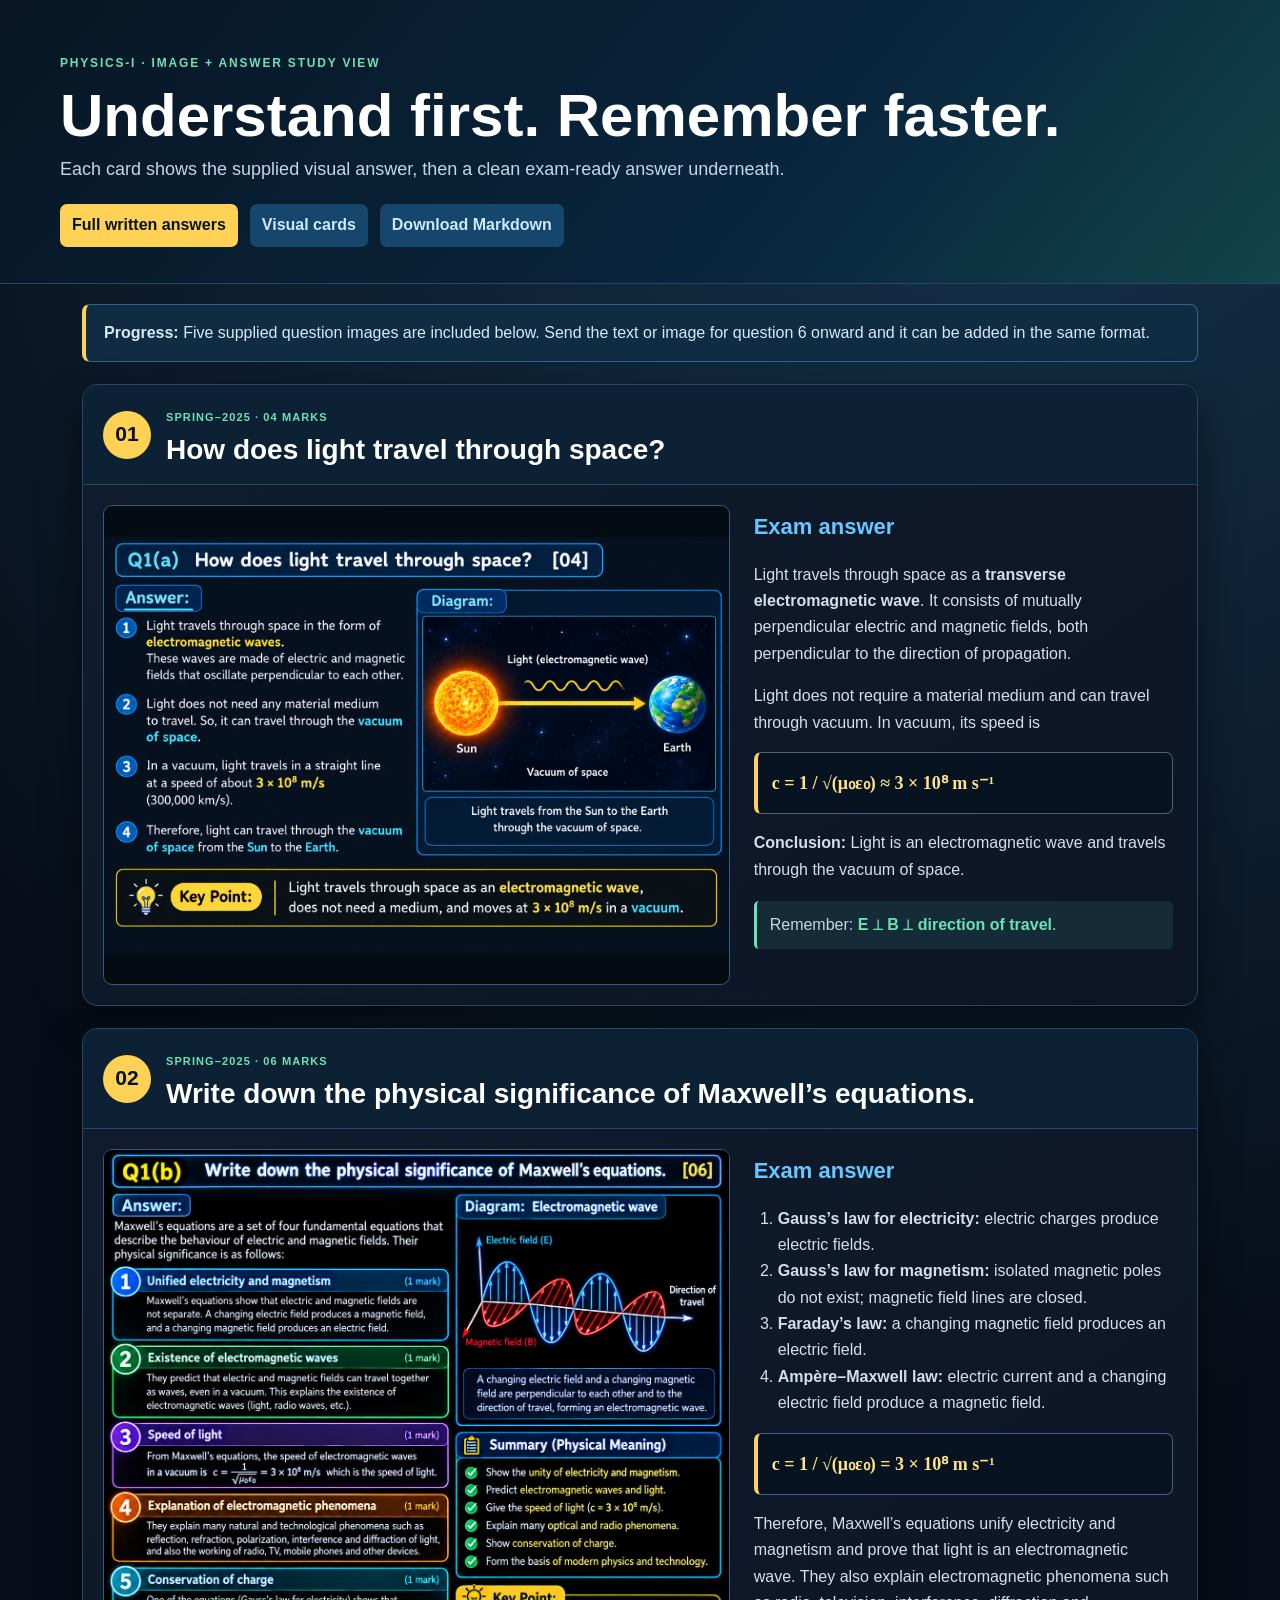
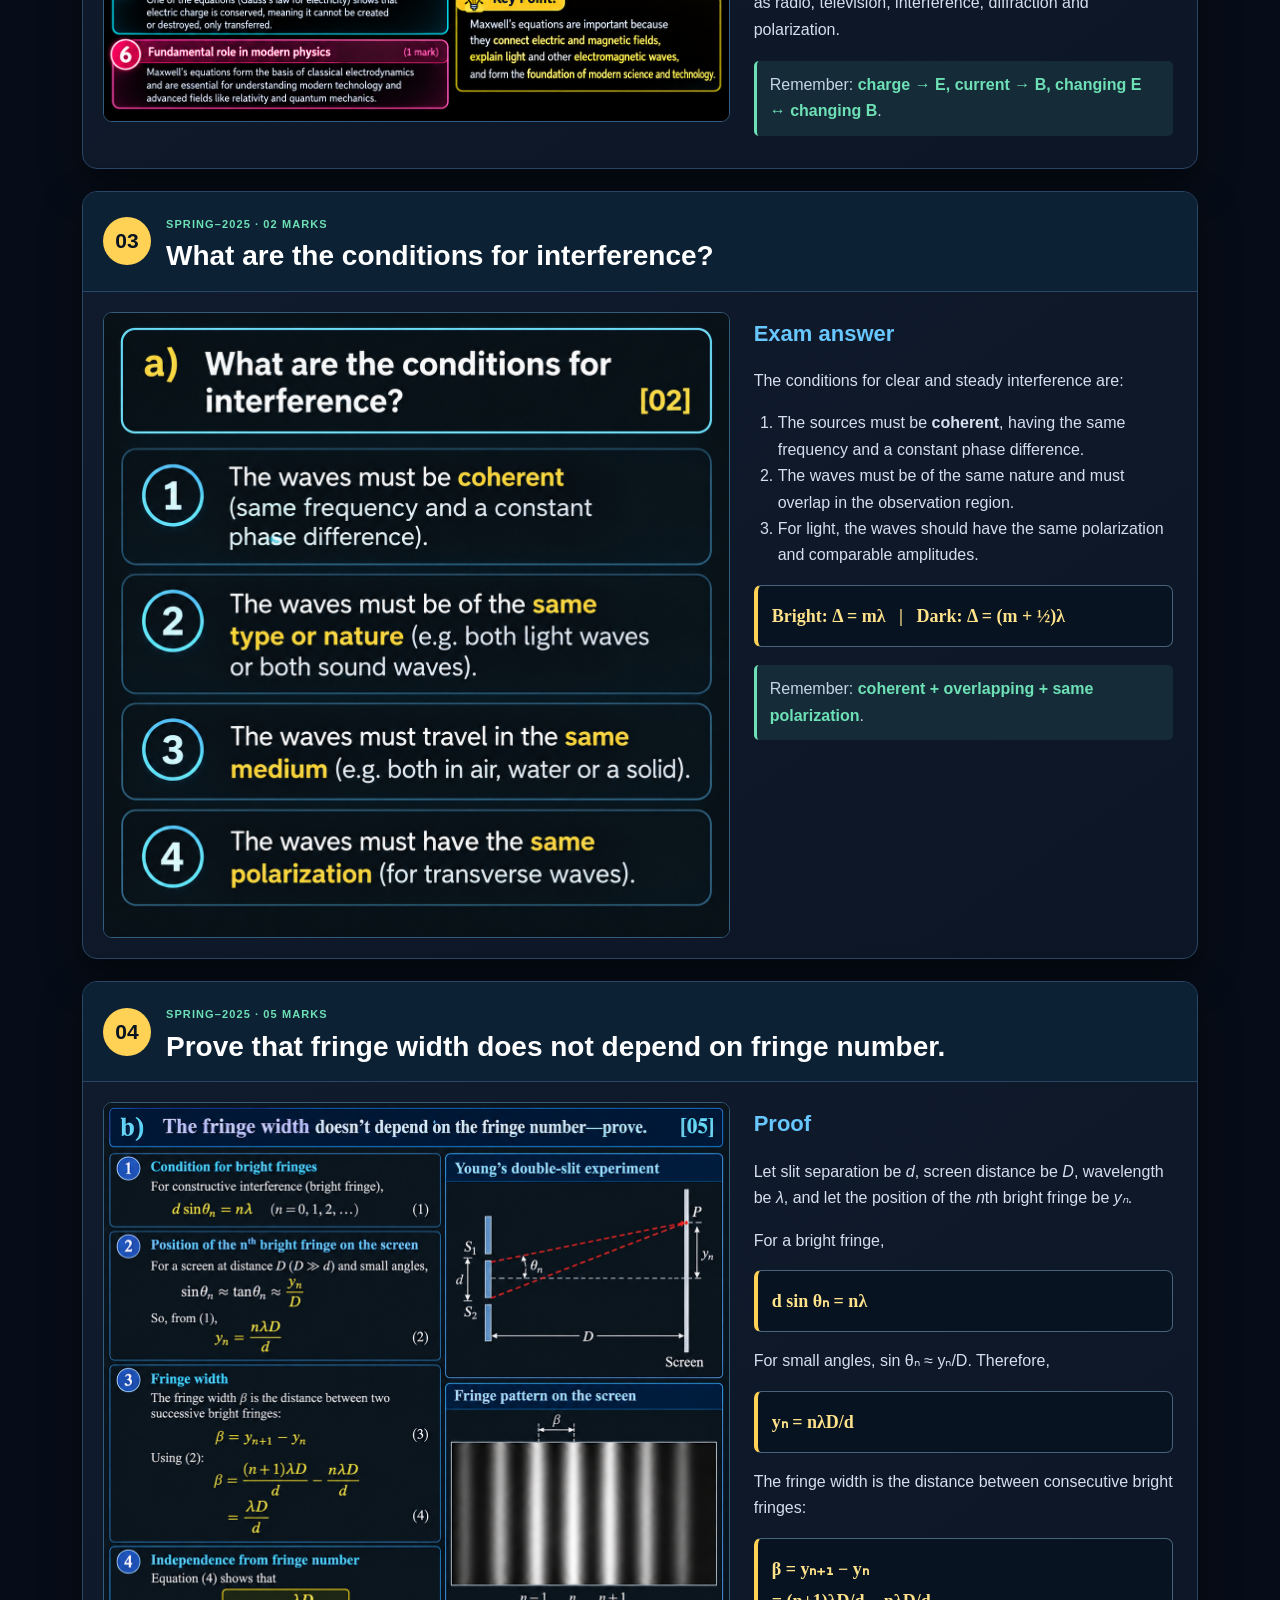
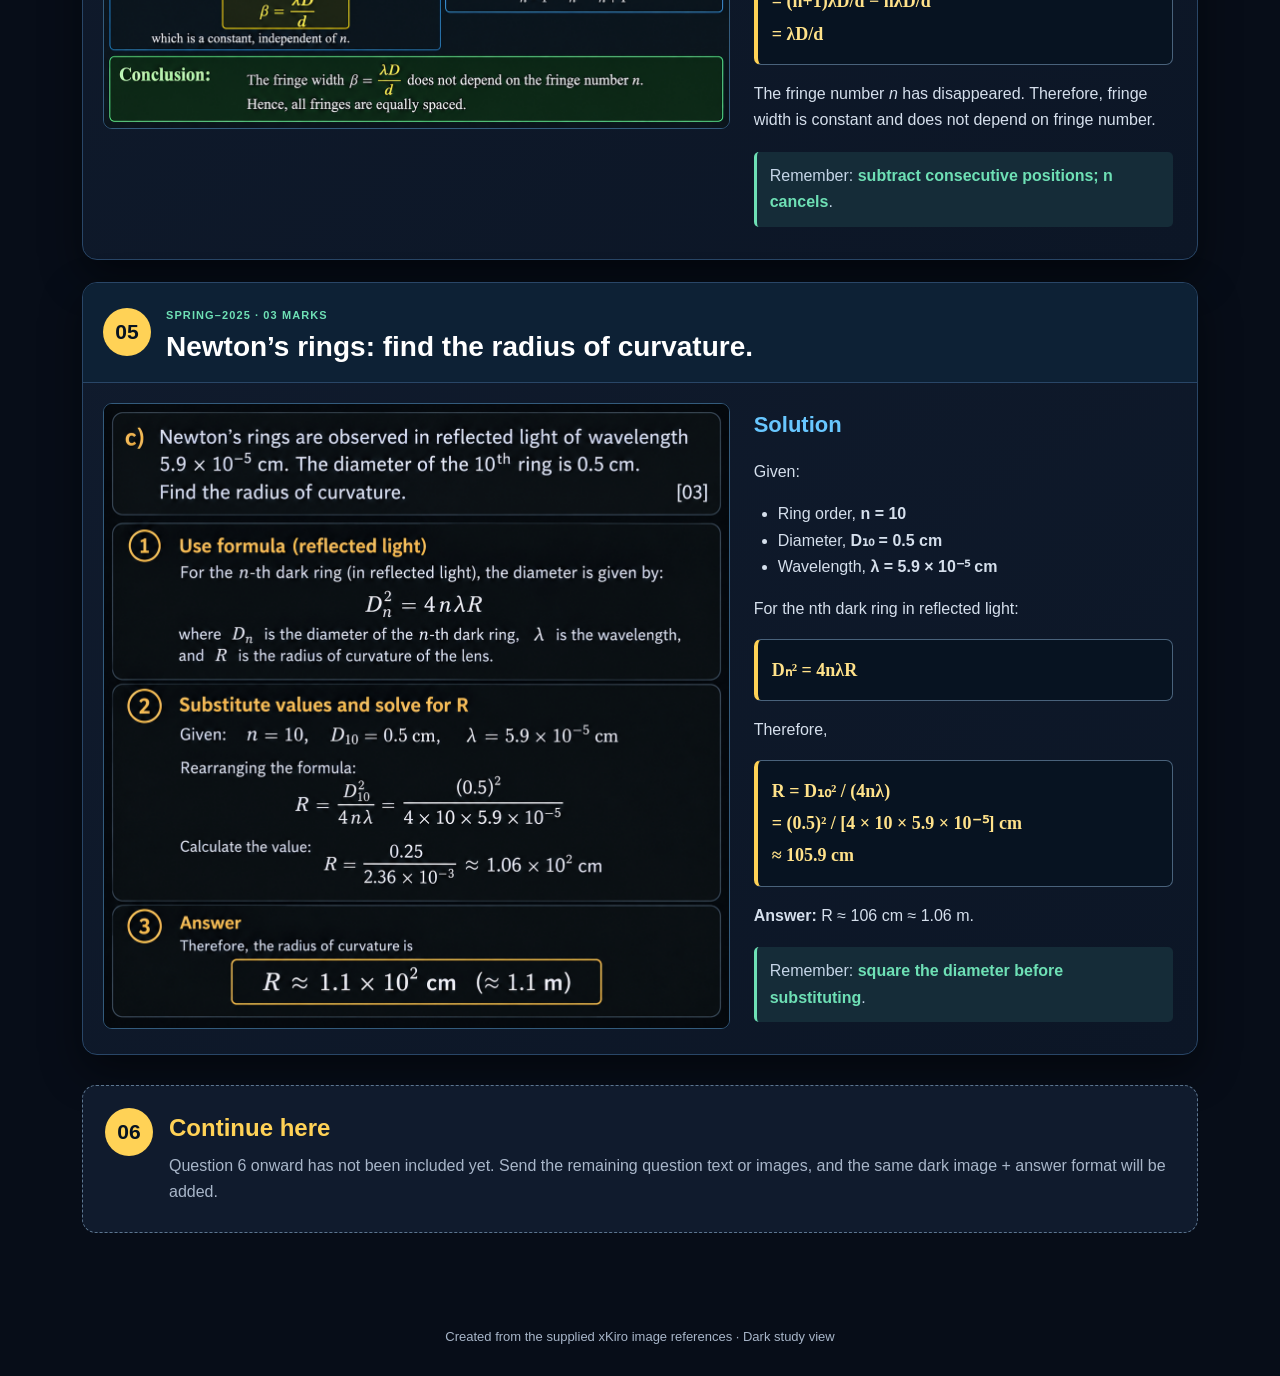
<file: supplied_answers.html>
<!doctype html>
<html lang="en">
<head>
  <meta charset="utf-8">
  <meta name="viewport" content="width=device-width, initial-scale=1">
  <title>Physics-I · Image Answers</title>
  <link rel="stylesheet" href="supplied_answers.css">
</head>
<body>
  <header class="hero">
    <p class="eyebrow">PHYSICS-I · IMAGE + ANSWER STUDY VIEW</p>
    <h1>Understand first. Remember faster.</h1>
    <p>Each card shows the supplied visual answer, then a clean exam-ready answer underneath.</p>
    <nav><a href="physics.html">Full written answers</a><a href="visual_answers.html">Visual cards</a><a href="physics_mid_semester_questions.md" download>Download Markdown</a></nav>
  </header>
  <main>
    <section class="notice"><b>Progress:</b> Five supplied question images are included below. Send the text or image for question 6 onward and it can be added in the same format.</section>

    <article class="answer-card" id="q1a">
      <div class="title"><span>01</span><div><small>SPRING–2025 · 04 MARKS</small><h2>How does light travel through space?</h2></div></div>
      <div class="media"><img src="reference-q1.png" alt="Supplied visual answer showing sunlight travelling from the Sun to Earth through space"><div class="written"><h3>Exam answer</h3><p>Light travels through space as a <b>transverse electromagnetic wave</b>. It consists of mutually perpendicular electric and magnetic fields, both perpendicular to the direction of propagation.</p><p>Light does not require a material medium and can travel through vacuum. In vacuum, its speed is</p><div class="formula">c = 1 / √(μ₀ε₀) ≈ 3 × 10⁸ m s⁻¹</div><p><b>Conclusion:</b> Light is an electromagnetic wave and travels through the vacuum of space.</p><div class="memory">Remember: <b>E ⟂ B ⟂ direction of travel</b>.</div></div></div>
    </article>

    <article class="answer-card" id="q1b">
      <div class="title"><span>02</span><div><small>SPRING–2025 · 06 MARKS</small><h2>Write down the physical significance of Maxwell’s equations.</h2></div></div>
      <div class="media"><img src="reference-q2.png" alt="Supplied visual answer showing Maxwell equations and electromagnetic waves"><div class="written"><h3>Exam answer</h3><ol><li><b>Gauss’s law for electricity:</b> electric charges produce electric fields.</li><li><b>Gauss’s law for magnetism:</b> isolated magnetic poles do not exist; magnetic field lines are closed.</li><li><b>Faraday’s law:</b> a changing magnetic field produces an electric field.</li><li><b>Ampère–Maxwell law:</b> electric current and a changing electric field produce a magnetic field.</li></ol><div class="formula">c = 1 / √(μ₀ε₀) = 3 × 10⁸ m s⁻¹</div><p>Therefore, Maxwell’s equations unify electricity and magnetism and prove that light is an electromagnetic wave. They also explain electromagnetic phenomena such as radio, television, interference, diffraction and polarization.</p><div class="memory">Remember: <b>charge → E, current → B, changing E ↔ changing B</b>.</div></div></div>
    </article>

    <article class="answer-card" id="q2a">
      <div class="title"><span>03</span><div><small>SPRING–2025 · 02 MARKS</small><h2>What are the conditions for interference?</h2></div></div>
      <div class="media"><img src="reference-q3.png" alt="Supplied visual answer listing the conditions for interference"><div class="written"><h3>Exam answer</h3><p>The conditions for clear and steady interference are:</p><ol><li>The sources must be <b>coherent</b>, having the same frequency and a constant phase difference.</li><li>The waves must be of the same nature and must overlap in the observation region.</li><li>For light, the waves should have the same polarization and comparable amplitudes.</li></ol><div class="formula">Bright: Δ = mλ &nbsp; | &nbsp; Dark: Δ = (m + ½)λ</div><div class="memory">Remember: <b>coherent + overlapping + same polarization</b>.</div></div></div>
    </article>

    <article class="answer-card" id="q2b">
      <div class="title"><span>04</span><div><small>SPRING–2025 · 05 MARKS</small><h2>Prove that fringe width does not depend on fringe number.</h2></div></div>
      <div class="media"><img src="reference-q4.png" alt="Supplied visual proof that Young's double slit fringe width is constant"><div class="written"><h3>Proof</h3><p>Let slit separation be <i>d</i>, screen distance be <i>D</i>, wavelength be <i>λ</i>, and let the position of the <i>n</i>th bright fringe be <i>yₙ</i>.</p><p>For a bright fringe,</p><div class="formula">d sin θₙ = nλ</div><p>For small angles, sin θₙ ≈ yₙ/D. Therefore,</p><div class="formula">yₙ = nλD/d</div><p>The fringe width is the distance between consecutive bright fringes:</p><div class="formula">β = yₙ₊₁ − yₙ<br>= (n+1)λD/d − nλD/d<br>= λD/d</div><p>The fringe number <i>n</i> has disappeared. Therefore, fringe width is constant and does not depend on fringe number.</p><div class="memory">Remember: <b>subtract consecutive positions; n cancels</b>.</div></div></div>
    </article>

    <article class="answer-card" id="q2c">
      <div class="title"><span>05</span><div><small>SPRING–2025 · 03 MARKS</small><h2>Newton’s rings: find the radius of curvature.</h2></div></div>
      <div class="media"><img src="reference-q5.png" alt="Supplied visual solution for the Newton's rings radius of curvature calculation"><div class="written"><h3>Solution</h3><p>Given:</p><ul><li>Ring order, <b>n = 10</b></li><li>Diameter, <b>D₁₀ = 0.5 cm</b></li><li>Wavelength, <b>λ = 5.9 × 10⁻⁵ cm</b></li></ul><p>For the nth dark ring in reflected light:</p><div class="formula">Dₙ² = 4nλR</div><p>Therefore,</p><div class="formula">R = D₁₀² / (4nλ)<br>= (0.5)² / [4 × 10 × 5.9 × 10⁻⁵] cm<br>≈ 105.9 cm</div><p><b>Answer:</b> R ≈ 106 cm ≈ 1.06 m.</p><div class="memory">Remember: <b>square the diameter before substituting</b>.</div></div></div>
    </article>

    <section class="next"><span>06</span><div><h2>Continue here</h2><p>Question 6 onward has not been included yet. Send the remaining question text or images, and the same dark image + answer format will be added.</p></div></section>
  </main>
  <footer>Created from the supplied xKiro image references · Dark study view</footer>
</body>
</html>
</file>
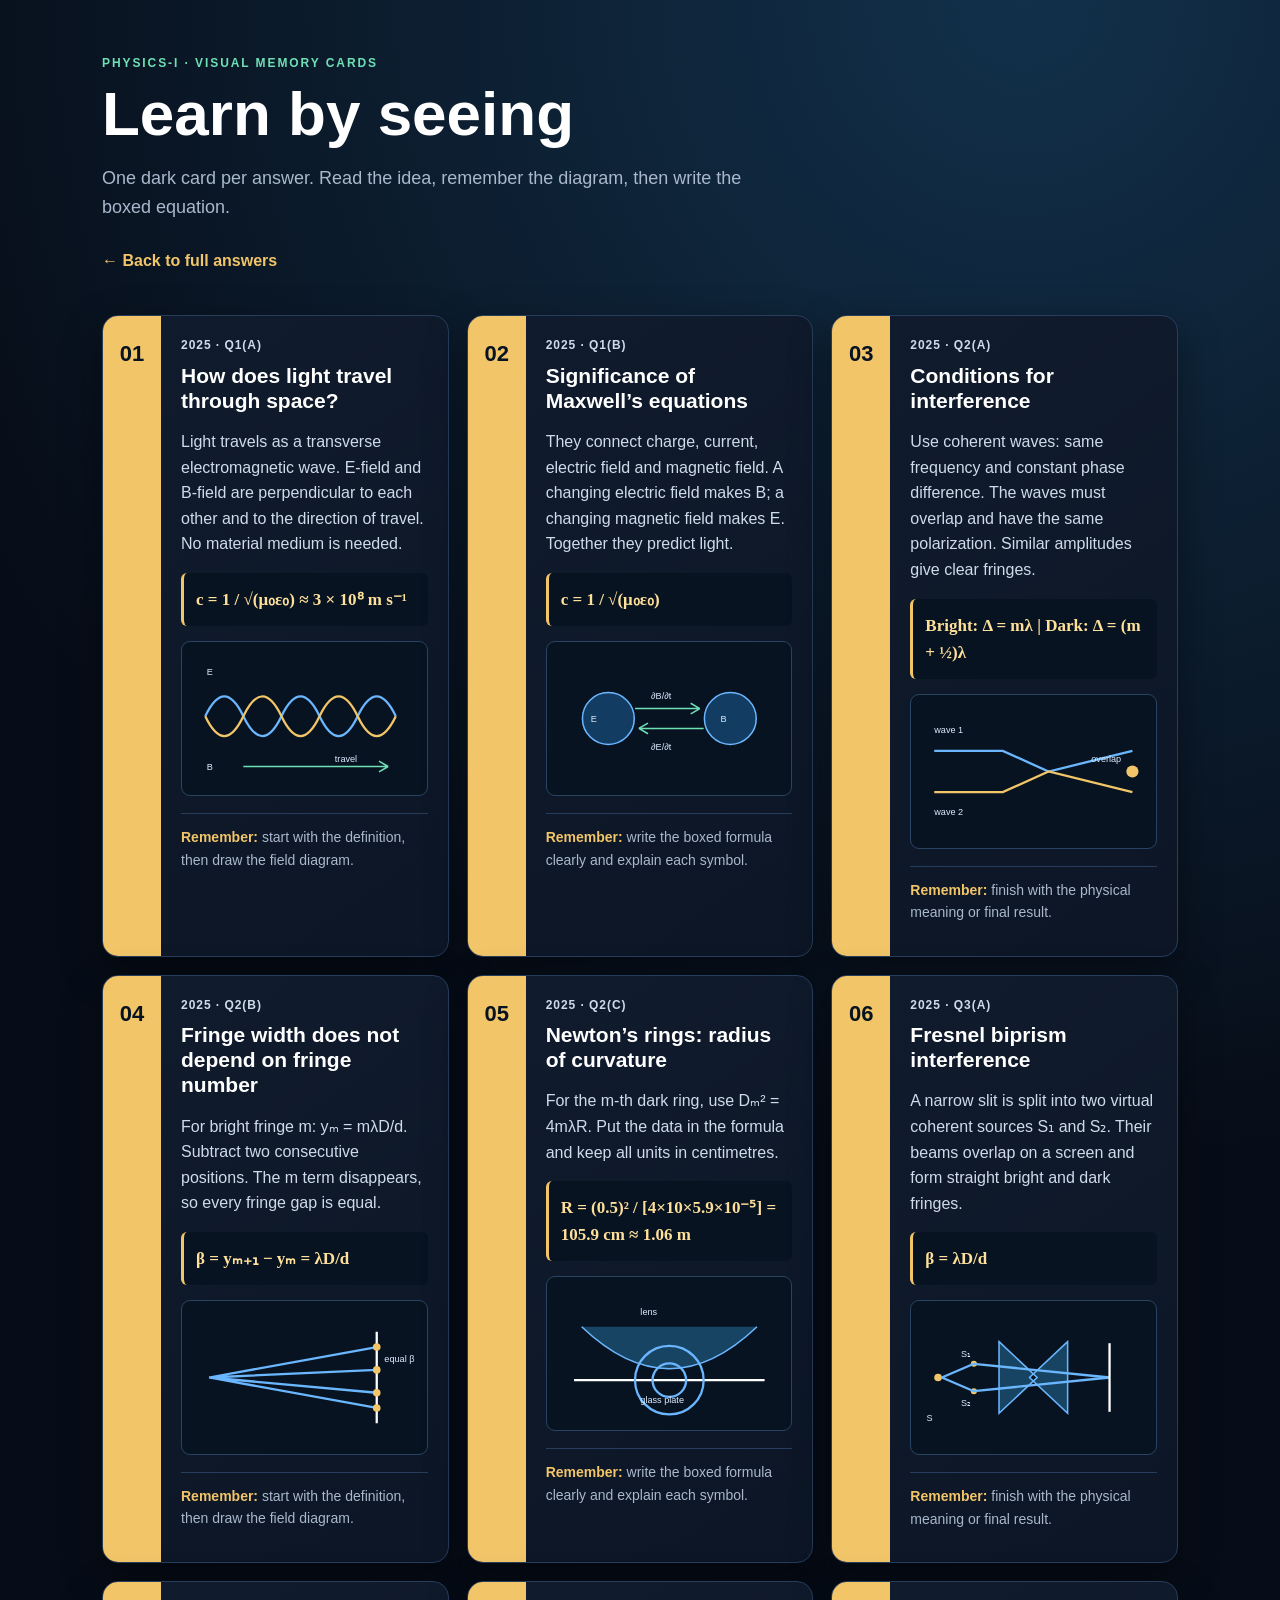
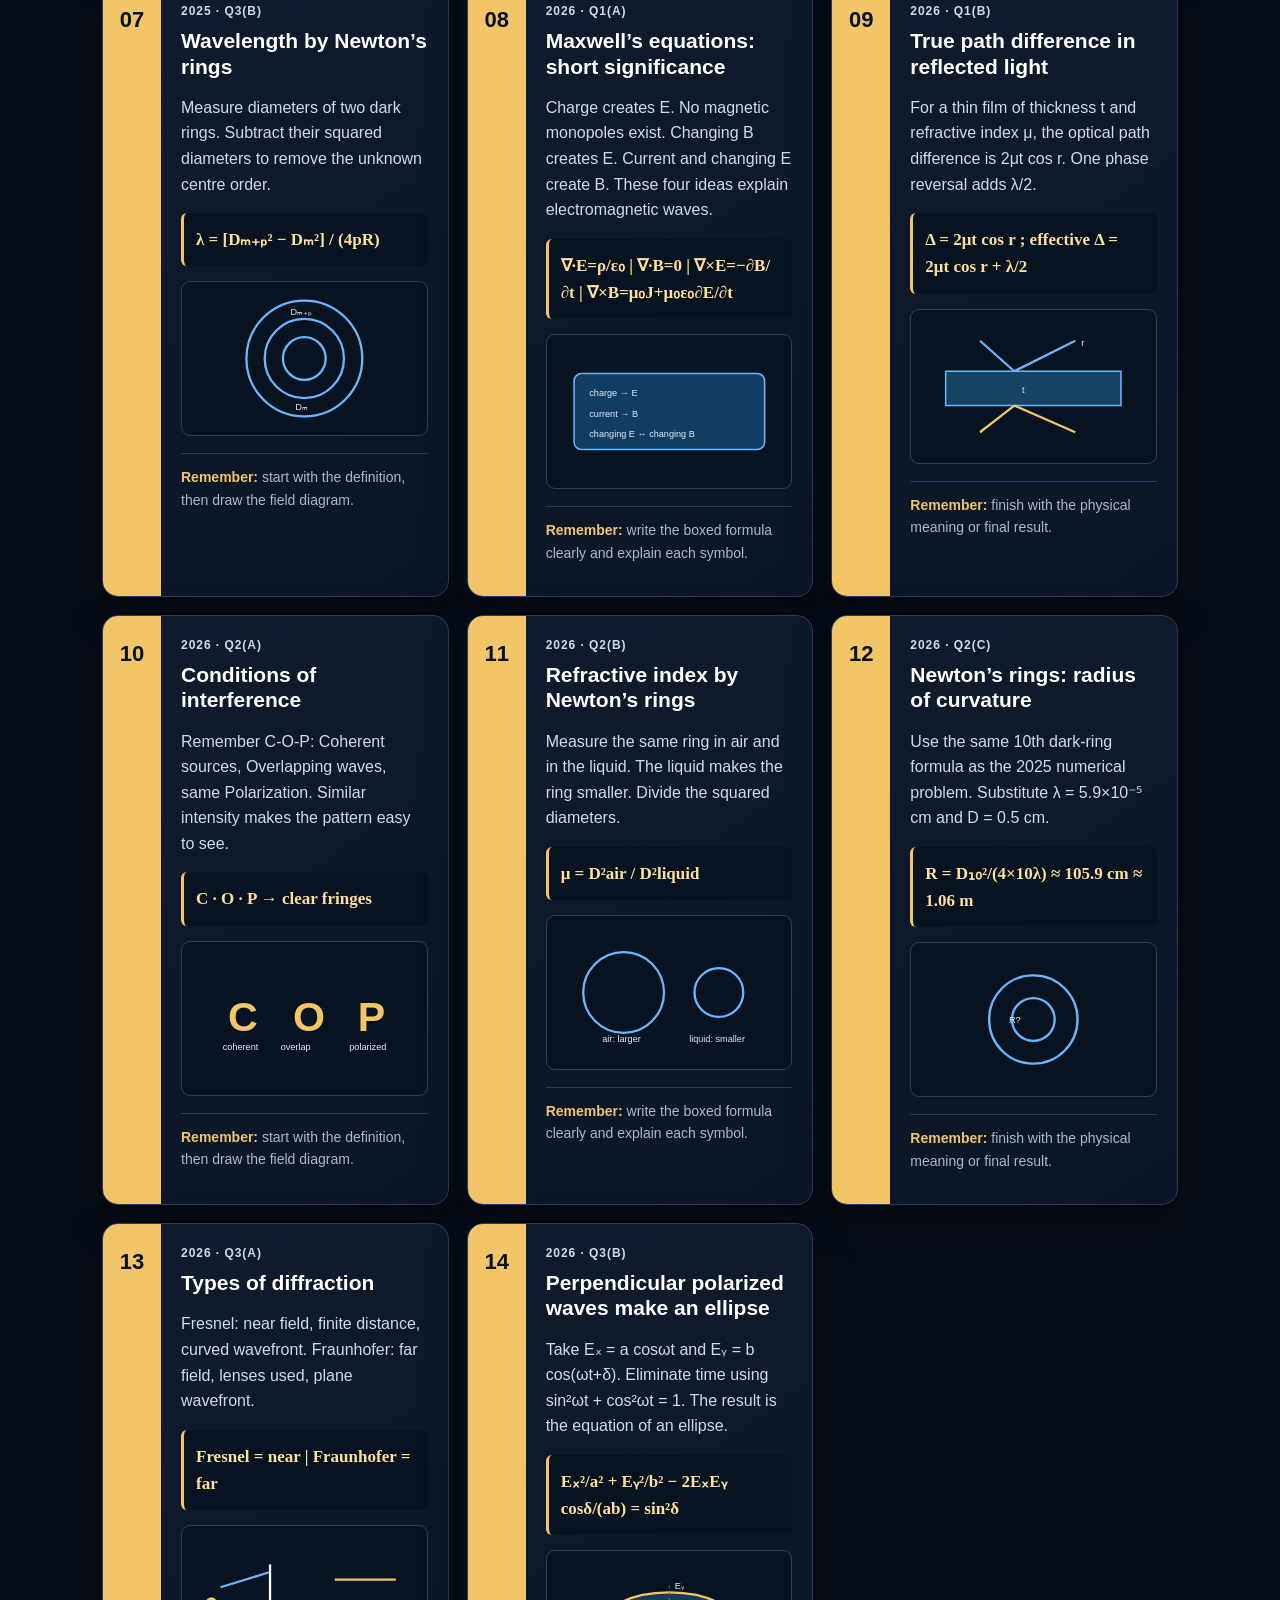
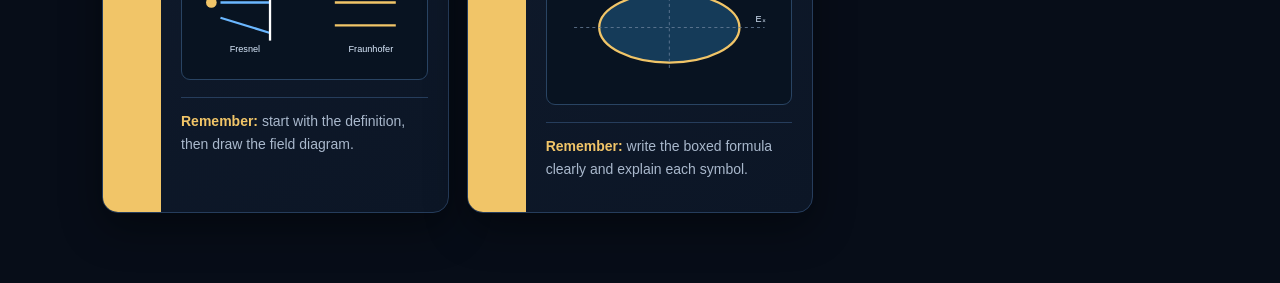
<file: visual_answers.html>
<!doctype html>
<html lang="en">
<head>
  <meta charset="utf-8">
  <meta name="viewport" content="width=device-width,initial-scale=1">
  <title>Physics-I Visual Answer Cards</title>
  <link rel="stylesheet" href="visual_answers.css">
</head>
<body>
  <header>
    <p class="eyebrow">PHYSICS-I · VISUAL MEMORY CARDS</p>
    <h1>Learn by seeing</h1>
    <p>One dark card per answer. Read the idea, remember the diagram, then write the boxed equation.</p>
    <a class="back" href="physics.html">← Back to full answers</a>
  </header>
  <main id="cards" class="cards"></main>
  <script>
    const cards = [
      ['2025 · Q1(a)', 'How does light travel through space?', 'Light travels as a transverse electromagnetic wave. E-field and B-field are perpendicular to each other and to the direction of travel. No material medium is needed.', 'c = 1 / √(μ₀ε₀) ≈ 3 × 10⁸ m s⁻¹', `<svg viewBox="0 0 300 150" aria-label="electric and magnetic fields"><path class="wave blue" d="M20 72 Q45 20 70 72 T120 72 T170 72 T220 72 T270 72"/><path class="wave gold" d="M20 72 Q45 124 70 72 T120 72 T170 72 T220 72 T270 72"/><path class="arrow" d="M70 138h190m0 0-12-7m12 7-12 7"/><text x="22" y="18">E</text><text x="22" y="142">B</text><text x="190" y="132">travel</text></svg>`],
      ['2025 · Q1(b)', 'Significance of Maxwell’s equations', 'They connect charge, current, electric field and magnetic field. A changing electric field makes B; a changing magnetic field makes E. Together they predict light.', 'c = 1 / √(μ₀ε₀)', `<svg viewBox="0 0 300 150"><circle class="node" cx="70" cy="75" r="34"/><circle class="node" cx="230" cy="75" r="34"/><text x="47" y="80">E</text><text x="217" y="80">B</text><path class="arrow" d="M105 62h85m0 0-12-7m12 7-12 7"/><path class="arrow reverse" d="M195 88h-85m0 0 12-7m-12 7 12 7"/><text x="126" y="50">∂B/∂t</text><text x="126" y="116">∂E/∂t</text></svg>`],
      ['2025 · Q2(a)', 'Conditions for interference', 'Use coherent waves: same frequency and constant phase difference. The waves must overlap and have the same polarization. Similar amplitudes give clear fringes.', 'Bright: Δ = mλ  |  Dark: Δ = (m + ½)λ', `<svg viewBox="0 0 300 150"><path class="ray blue" d="M20 48h90l60 27 110-27"/><path class="ray gold" d="M20 102h90l60-27 110 27"/><circle class="glow" cx="280" cy="75" r="8"/><text x="20" y="25">wave 1</text><text x="20" y="132">wave 2</text><text x="226" y="62">overlap</text></svg>`],
      ['2025 · Q2(b)', 'Fringe width does not depend on fringe number', 'For bright fringe m: yₘ = mλD/d. Subtract two consecutive positions. The m term disappears, so every fringe gap is equal.', 'β = yₘ₊₁ − yₘ = λD/d', `<svg viewBox="0 0 300 150"><line class="screen" x1="245" y1="15" x2="245" y2="135"/><path class="ray blue" d="M25 75L245 35M25 75L245 65M25 75L245 95M25 75L245 115"/><circle class="dot" cx="245" cy="35" r="5"/><circle class="dot" cx="245" cy="65" r="5"/><circle class="dot" cx="245" cy="95" r="5"/><circle class="dot" cx="245" cy="115" r="5"/><text x="255" y="55">equal β</text></svg>`],
      ['2025 · Q2(c)', 'Newton’s rings: radius of curvature', 'For the m-th dark ring, use Dₘ² = 4mλR. Put the data in the formula and keep all units in centimetres.', 'R = (0.5)² / [4×10×5.9×10⁻⁵] = 105.9 cm ≈ 1.06 m', `<svg viewBox="0 0 300 150"><path class="lens" d="M35 40 Q150 150 265 40"/><line class="plate" x1="25" y1="110" x2="275" y2="110"/><circle class="ring" cx="150" cy="110" r="22"/><circle class="ring" cx="150" cy="110" r="45"/><text x="112" y="25">lens</text><text x="112" y="140">glass plate</text></svg>`],
      ['2025 · Q3(a)', 'Fresnel biprism interference', 'A narrow slit is split into two virtual coherent sources S₁ and S₂. Their beams overlap on a screen and form straight bright and dark fringes.', 'β = λD/d', `<svg viewBox="0 0 300 150"><circle class="source" cx="25" cy="75" r="5"/><path class="prism" d="M105 28L155 75 105 122zM195 28L145 75 195 122z"/><circle class="source" cx="72" cy="57" r="4"/><circle class="source" cx="72" cy="93" r="4"/><path class="ray blue" d="M30 75L72 57M30 75L72 93M72 57L250 75M72 93L250 75"/><line class="screen" x1="250" y1="30" x2="250" y2="120"/><text x="10" y="132">S</text><text x="55" y="48">S₁</text><text x="55" y="112">S₂</text></svg>`],
      ['2025 · Q3(b)', 'Wavelength by Newton’s rings', 'Measure diameters of two dark rings. Subtract their squared diameters to remove the unknown centre order.', 'λ = [Dₘ₊ₚ² − Dₘ²] / (4pR)', `<svg viewBox="0 0 300 150"><circle class="ring" cx="150" cy="75" r="28"/><circle class="ring" cx="150" cy="75" r="52"/><circle class="ring" cx="150" cy="75" r="76"/><text x="132" y="18">Dₘ₊ₚ</text><text x="138" y="142">Dₘ</text></svg>`],
      ['2026 · Q1(a)', 'Maxwell’s equations: short significance', 'Charge creates E. No magnetic monopoles exist. Changing B creates E. Current and changing E create B. These four ideas explain electromagnetic waves.', '∇·E=ρ/ε₀  |  ∇·B=0  |  ∇×E=−∂B/∂t  |  ∇×B=μ₀J+μ₀ε₀∂E/∂t', `<svg viewBox="0 0 300 150"><rect class="box" x="25" y="25" width="250" height="100" rx="10"/><text x="45" y="55">charge → E</text><text x="45" y="82">current → B</text><text x="45" y="109">changing E ↔ changing B</text></svg>`],
      ['2026 · Q1(b)', 'True path difference in reflected light', 'For a thin film of thickness t and refractive index μ, the optical path difference is 2μt cos r. One phase reversal adds λ/2.', 'Δ = 2μt cos r  ;  effective Δ = 2μt cos r + λ/2', `<svg viewBox="0 0 300 150"><path class="film" d="M35 55h230v45H35z"/><path class="ray blue" d="M80 15L125 55M125 55L205 15"/><path class="ray gold" d="M80 135L125 100M125 100L205 135"/><text x="135" y="84">t</text><text x="213" y="22">r</text></svg>`],
      ['2026 · Q2(a)', 'Conditions of interference', 'Remember C-O-P: Coherent sources, Overlapping waves, same Polarization. Similar intensity makes the pattern easy to see.', 'C · O · P → clear fringes', `<svg viewBox="0 0 300 150"><text class="big" x="50" y="92">C</text><text class="big" x="135" y="92">O</text><text class="big" x="220" y="92">P</text><text x="43" y="116">coherent</text><text x="119" y="116">overlap</text><text x="209" y="116">polarized</text></svg>`],
      ['2026 · Q2(b)', 'Refractive index by Newton’s rings', 'Measure the same ring in air and in the liquid. The liquid makes the ring smaller. Divide the squared diameters.', 'μ = D²air / D²liquid', `<svg viewBox="0 0 300 150"><circle class="ring" cx="90" cy="75" r="53"/><circle class="ring goldstroke" cx="215" cy="75" r="32"/><text x="62" y="140">air: larger</text><text x="176" y="140">liquid: smaller</text></svg>`],
      ['2026 · Q2(c)', 'Newton’s rings: radius of curvature', 'Use the same 10th dark-ring formula as the 2025 numerical problem. Substitute λ = 5.9×10⁻⁵ cm and D = 0.5 cm.', 'R = D₁₀²/(4×10λ) ≈ 105.9 cm ≈ 1.06 m', `<svg viewBox="0 0 300 150"><circle class="ring" cx="150" cy="75" r="58"/><circle class="ring goldstroke" cx="150" cy="75" r="28"/><text x="118" y="80">R?</text></svg>`],
      ['2026 · Q3(a)', 'Types of diffraction', 'Fresnel: near field, finite distance, curved wavefront. Fraunhofer: far field, lenses used, plane wavefront.', 'Fresnel = near  |  Fraunhofer = far', `<svg viewBox="0 0 300 150"><circle class="source" cx="28" cy="75" r="7"/><path class="ray blue" d="M40 55L105 35M40 75L105 75M40 95L105 115"/><line class="screen" x1="105" y1="25" x2="105" y2="125"/><path class="ray gold" d="M190 45h80M190 75h80M190 105h80"/><text x="52" y="140">Fresnel</text><text x="208" y="140">Fraunhofer</text></svg>`],
      ['2026 · Q3(b)', 'Perpendicular polarized waves make an ellipse', 'Take Eₓ = a cosωt and Eᵧ = b cos(ωt+δ). Eliminate time using sin²ωt + cos²ωt = 1. The result is the equation of an ellipse.', 'Eₓ²/a² + Eᵧ²/b² − 2EₓEᵧ cosδ/(ab) = sin²δ', `<svg viewBox="0 0 300 150"><ellipse class="ellipse" cx="150" cy="75" rx="92" ry="46"/><line class="axis" x1="25" y1="75" x2="275" y2="75"/><line class="axis" x1="150" y1="20" x2="150" y2="130"/><text x="263" y="68">Eₓ</text><text x="157" y="25">Eᵧ</text></svg>`]
    ];
    const cardsRoot = document.getElementById('cards');
    cardsRoot.innerHTML = cards.map((c, i) => `<article class="card"><div class="number">${String(i + 1).padStart(2, '0')}</div><div class="content"><p class="tag">${c[0]}</p><h2>${c[1]}</h2><p>${c[2]}</p><div class="equation">${c[3]}</div><div class="diagram">${c[4]}</div><p class="remember"><b>Remember:</b> ${i % 3 === 0 ? 'start with the definition, then draw the field diagram.' : i % 3 === 1 ? 'write the boxed formula clearly and explain each symbol.' : 'finish with the physical meaning or final result.'}</p></div></article>`).join('');
  </script>
</body>
</html>
</file>
<file: styles.css>
*{box-sizing:border-box}body{margin:0;font-family:Segoe UI,Arial,sans-serif;background:#0b1220;color:#e8eef7}.hero{background:linear-gradient(135deg,#0f2a44,#1c6dd9 60%,#7c3aed);padding:36px 20px}.hero-inner{max-width:1100px;margin:0 auto}.eyebrow{font-size:12px;letter-spacing:1px;opacity:.85}.hero h1{margin:8px 0;font-size:34px}.sub{opacity:.9}.stats{display:flex;gap:10px;flex-wrap:wrap;margin-top:14px}.stat{background:rgba(255,255,255,.14);border:1px solid rgba(255,255,255,.25);padding:8px 14px;border-radius:20px;font-size:13px;font-weight:700}.toolbar-wrap{position:sticky;top:0;z-index:5;background:#0b1220cc;backdrop-filter:blur(8px);border-bottom:1px solid #263}.toolbar{max-width:1100px;margin:0 auto;padding:12px 16px;display:flex;gap:8px;flex-wrap:wrap}.toolbar input,.toolbar select{background:#111c33;color:#fff;border:1px solid #2c3f63;border-radius:8px;padding:9px 10px;font-size:14px}.toolbar input{flex:2;min-width:220px}main{max-width:1100px;margin:0 auto;padding:18px 16px 40px}.panel{background:#111c33;border:1px solid #24365c;border-radius:14px;padding:18px;margin:16px 0}.panel h2{margin:0 0 12px;color:#9fc1ff}.panel h3{color:#cbd5e1;margin:12px 0 6px}.cards{display:grid;grid-template-columns:repeat(auto-fill,minmax(310px,1fr));gap:12px}.card{background:#0e1830;border:1px solid #2b406b;border-radius:12px;padding:14px}.card h3{margin:0 0 6px;color:#fff;font-size:16px}.meta{font-size:13px;color:#b9c7e2;margin:3px 0}.badge{display:inline-block;padding:3px 10px;border-radius:20px;font-size:12px;font-weight:800}.OPENNOW{background:#10b981;color:#04120c}.OPENINGSOON{background:#fbbf24;color:#231603}.EXPECTED{background:#818cf8;color:#0b0f2a}.CLOSED{background:#f87171;color:#2a0b0b}.row{display:flex;gap:6px;flex-wrap:wrap;margin:8px 0}.pill{font-size:12px;background:#1a2a4d;border:1px solid #334d84;padding:2px 8px;border-radius:12px}.card a{color:#7dd3fc;font-size:13px}.table-wrap{overflow:auto}table{width:100%;border-collapse:collapse;font-size:13px}th,td{border:1px solid #2c3f63;padding:7px;text-align:left}th{background:#1a2a4d}ul{margin:8px 0;padding-left:18px}li{margin:5px 0}.two{display:grid;grid-template-columns:1fr 1fr;gap:16px}@media(max-width:800px){.two{grid-template-columns:1fr}.hero h1{font-size:26px}}.empty{padding:20px;text-align:center;color:#93a4c4}.links{columns:2}@media(max-width:700px){.links{columns:1}}.note{color:#93a4c4;font-size:13px}footer{text-align:center;color:#7d8db0;padding:20px;font-size:13px}#countries details{background:#0e1830;border:1px solid #2b406b;border-radius:10px;padding:10px 12px;margin:8px 0}#countries summary{cursor:pointer;font-weight:700}
</file>
<file: supplied_answers.css>
:root{--bg:#070d18;--panel:#101b2d;--panel2:#0c1626;--ink:#edf3ff;--muted:#a8b6c9;--line:#294667;--blue:#68c7ff;--gold:#ffd256;--green:#6ee0b5}*{box-sizing:border-box}body{margin:0;background:radial-gradient(circle at 80% 0,#15344e 0,transparent 30%),var(--bg);color:var(--ink);font:16px/1.65 "Segoe UI",Arial,sans-serif}.hero{padding:54px max(22px,calc((100% - 1160px)/2)) 36px;border-bottom:1px solid var(--line);background:linear-gradient(130deg,#081624,#09263e 64%,#124449)}.eyebrow{margin:0;color:var(--green);font-size:12px;font-weight:800;letter-spacing:.15em}.hero h1{margin:10px 0 8px;font-size:clamp(32px,6vw,60px);line-height:1.05;color:#fff}.hero p:not(.eyebrow){margin:0;color:#c3d6eb;font-size:18px}.hero nav{display:flex;gap:12px;flex-wrap:wrap;margin-top:20px}.hero nav a{padding:8px 12px;color:#071321;background:var(--gold);border-radius:7px;font-weight:800;text-decoration:none}.hero nav a+ a{color:#cceaff;background:#16466b}main{max-width:1160px;margin:0 auto;padding:20px 22px 65px}.notice{margin:0 0 22px;padding:15px 18px;color:#d8e8f8;background:#102c43;border:1px solid #2d668c;border-left:4px solid var(--gold);border-radius:8px}.answer-card{margin:22px 0;background:linear-gradient(145deg,var(--panel),var(--panel2));border:1px solid var(--line);border-radius:15px;overflow:hidden;box-shadow:0 16px 42px #0007}.title{display:flex;gap:15px;align-items:center;padding:18px 20px;border-bottom:1px solid var(--line);background:#0d2135}.title>span,.next>span{display:grid;place-items:center;min-width:48px;height:48px;color:#071321;background:var(--gold);border-radius:50%;font-size:21px;font-weight:900}.title small{color:var(--green);font-size:11px;font-weight:800;letter-spacing:.1em}.title h2{margin:3px 0 0;color:#fff;font-size:clamp(19px,3vw,28px);line-height:1.2}.media{display:grid;grid-template-columns:minmax(0,1.32fr) minmax(300px,.9fr);gap:20px;padding:20px}.media img{display:block;width:100%;height:auto;min-height:480px;max-height:900px;object-fit:contain;align-self:start;border:1px solid #335b7c;border-radius:9px;background:#050b13}.image-link{display:block;overflow:hidden;color:#bfe8ff;text-decoration:none;border:1px solid #335b7c;border-radius:9px;background:#050b13}.image-link span{display:block;padding:9px 12px;color:#071321;background:var(--gold);font-size:13px;font-weight:800;text-align:center}.written{padding:4px 4px 12px}.written h3{margin:0 0 12px;color:var(--blue);font-size:22px}.written p,.written li{color:#d5dfec}.written ol,.written ul{padding-left:24px}.formula{margin:15px 0;padding:14px;color:#ffe28a;background:#071321;border:1px solid #49627b;border-left:4px solid var(--gold);border-radius:7px;font-family:Georgia,"Times New Roman",serif;font-size:18px;font-weight:700;line-height:1.8}.memory{margin-top:18px;padding:11px 13px;color:#c5d5e7;background:#152c38;border-left:3px solid var(--green);border-radius:5px}.memory b{color:var(--green)}.next{display:flex;gap:16px;align-items:flex-start;margin-top:30px;padding:22px;background:#101b2d;border:1px dashed #5c7690;border-radius:14px}.next h2{margin:0;color:var(--gold)}.next p{margin:5px 0;color:var(--muted)}footer{padding:28px;text-align:center;color:var(--muted);font-size:13px}@media(max-width:820px){.media{grid-template-columns:1fr}.written{padding:0 5px}.media img{max-height:none}.hero{padding-left:18px;padding-right:18px}main{padding-left:12px;padding-right:12px}}
</file>
<file: visual_answers.css>
:root{--bg:#070d18;--card:#101b2d;--card2:#0c1626;--ink:#e8f0fc;--muted:#a9b8cc;--line:#263d5c;--blue:#6bb7ff;--gold:#f1c568;--green:#6ee0b5}
*{box-sizing:border-box}body{margin:0;background:radial-gradient(circle at 80% 0%,#12304a 0,transparent 32%),var(--bg);color:var(--ink);font:16px/1.6 "Segoe UI",Arial,sans-serif}header{max-width:1120px;margin:auto;padding:54px 22px 30px}.eyebrow{margin:0;color:var(--green);font-size:12px;font-weight:800;letter-spacing:.16em}h1{margin:8px 0;color:#fff;font-size:clamp(34px,6vw,62px);line-height:1.05}header p:not(.eyebrow){max-width:680px;color:var(--muted);font-size:18px}.back{display:inline-block;margin-top:8px;color:var(--gold);font-weight:700;text-decoration:none}.cards{max-width:1120px;margin:auto;padding:12px 22px 70px;display:grid;grid-template-columns:repeat(auto-fit,minmax(330px,1fr));gap:18px}.card{position:relative;display:flex;min-height:505px;overflow:hidden;background:linear-gradient(145deg,var(--card),var(--card2));border:1px solid var(--line);border-radius:16px;box-shadow:0 15px 40px #0006}.number{display:flex;align-items:flex-start;justify-content:center;min-width:58px;padding-top:20px;color:#071321;background:var(--gold);font-size:22px;font-weight:900}.content{padding:20px 20px 18px}.tag{margin:0;color:var(--green);font-size:12px;font-weight:800;letter-spacing:.08em;text-transform:uppercase}.card h2{margin:7px 0 12px;color:#fff;font-size:21px;line-height:1.2}.card p{color:#d0dbea}.equation{margin:15px 0;padding:13px 12px;color:#ffe09a;background:#071321;border-left:3px solid var(--gold);border-radius:6px;font-family:Georgia,"Times New Roman",serif;font-size:17px;font-weight:700}.diagram{height:155px;margin:14px 0;padding:8px;background:#081321;border:1px solid #294463;border-radius:9px}.diagram svg{width:100%;height:100%}.diagram text{fill:#dcecff;font:12px "Segoe UI",Arial,sans-serif}.diagram .big{fill:var(--gold);font-size:54px;font-weight:900}.wave,.ray{fill:none;stroke-width:3}.blue{stroke:var(--blue)}.gold,.goldstroke{stroke:var(--gold)}.arrow{fill:none;stroke:var(--green);stroke-width:2}.node,.box{fill:#123c62;stroke:var(--blue);stroke-width:2}.glow,.dot,.source{fill:var(--gold)}.screen,.plate{stroke:#fff;stroke-width:3}.prism{fill:#174463;stroke:var(--blue);stroke-width:2}.lens,.film{fill:#174463;stroke:var(--blue);stroke-width:2}.ring{fill:none;stroke:var(--blue);stroke-width:3}.ellipse{fill:#153b59;stroke:var(--gold);stroke-width:3}.axis{stroke:#6c829d;stroke-dasharray:4 4}.remember{margin-top:17px!important;padding-top:12px;border-top:1px solid var(--line);font-size:14px!important;color:var(--muted)!important}.remember b{color:var(--gold)}@media(max-width:500px){header{padding:36px 16px 20px}.cards{padding:10px 12px 50px;grid-template-columns:1fr}.card{min-height:0}.number{min-width:47px;font-size:18px}}
</file>
